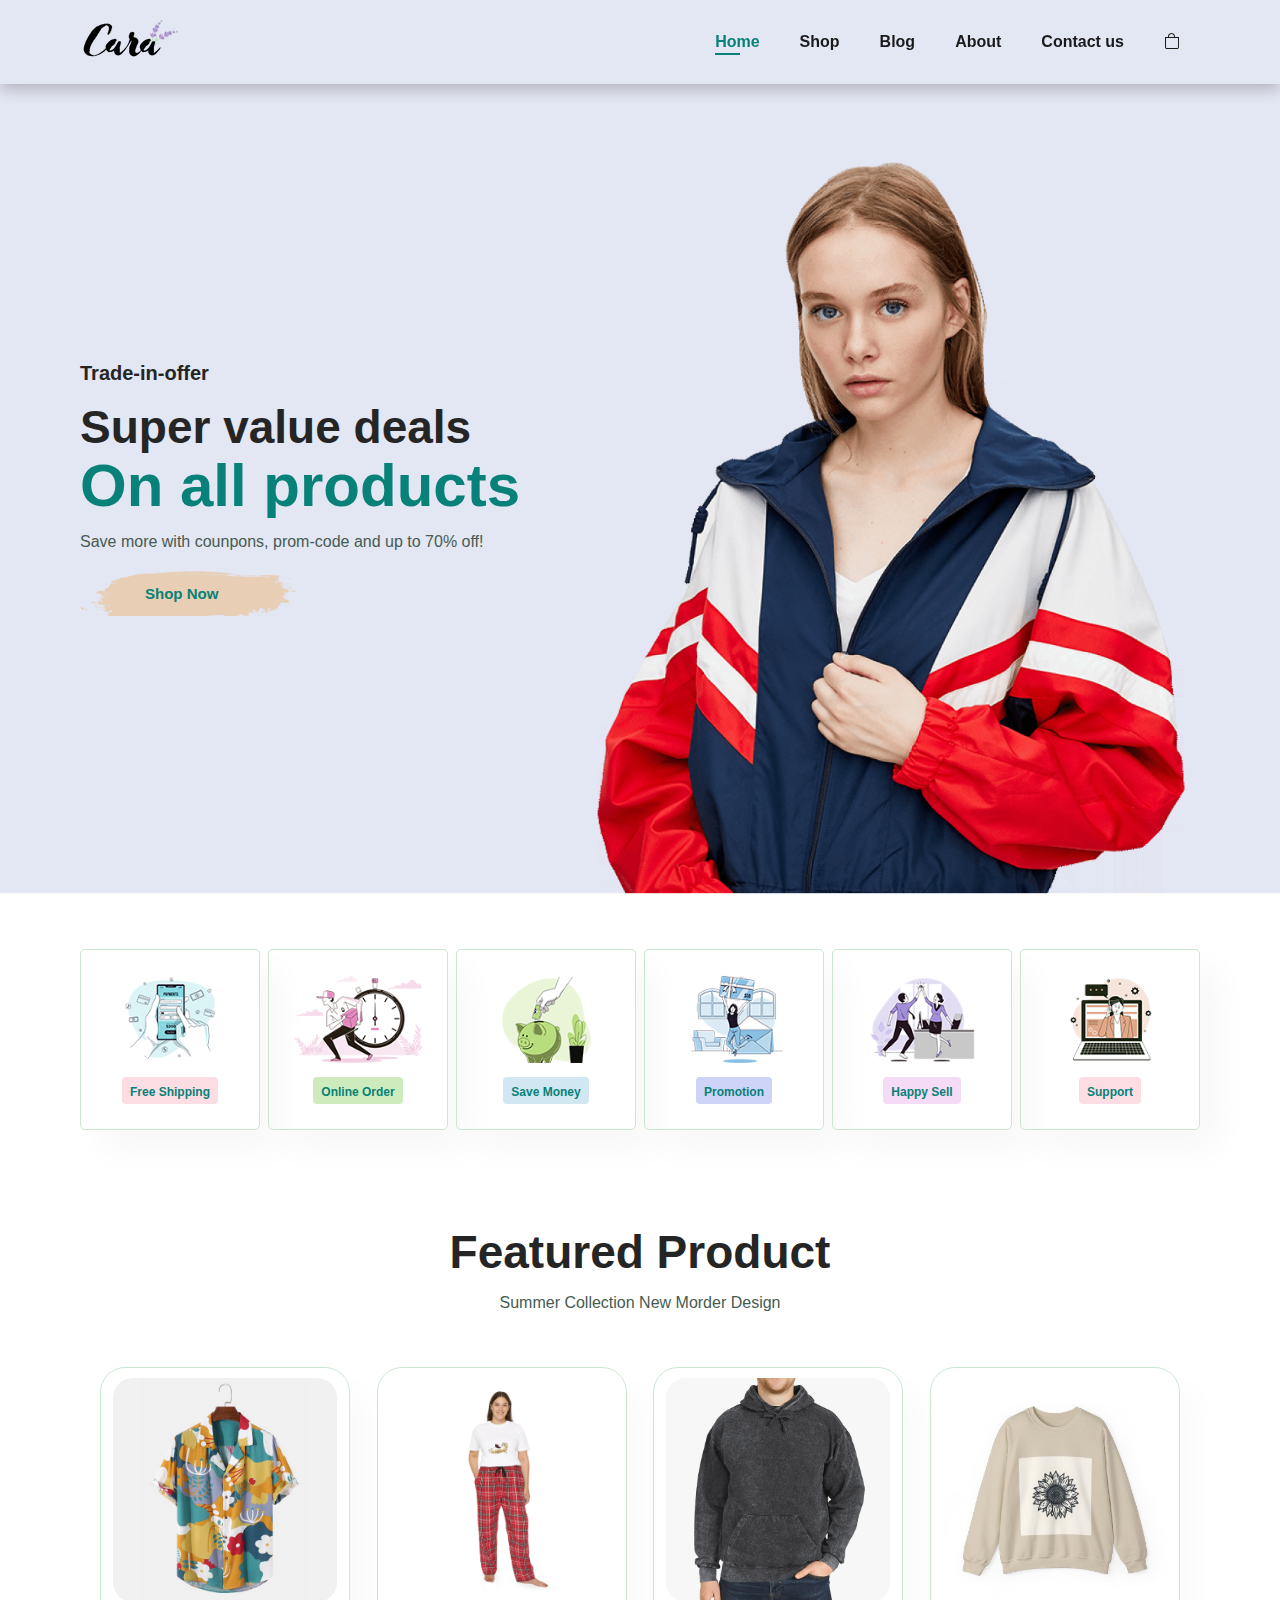
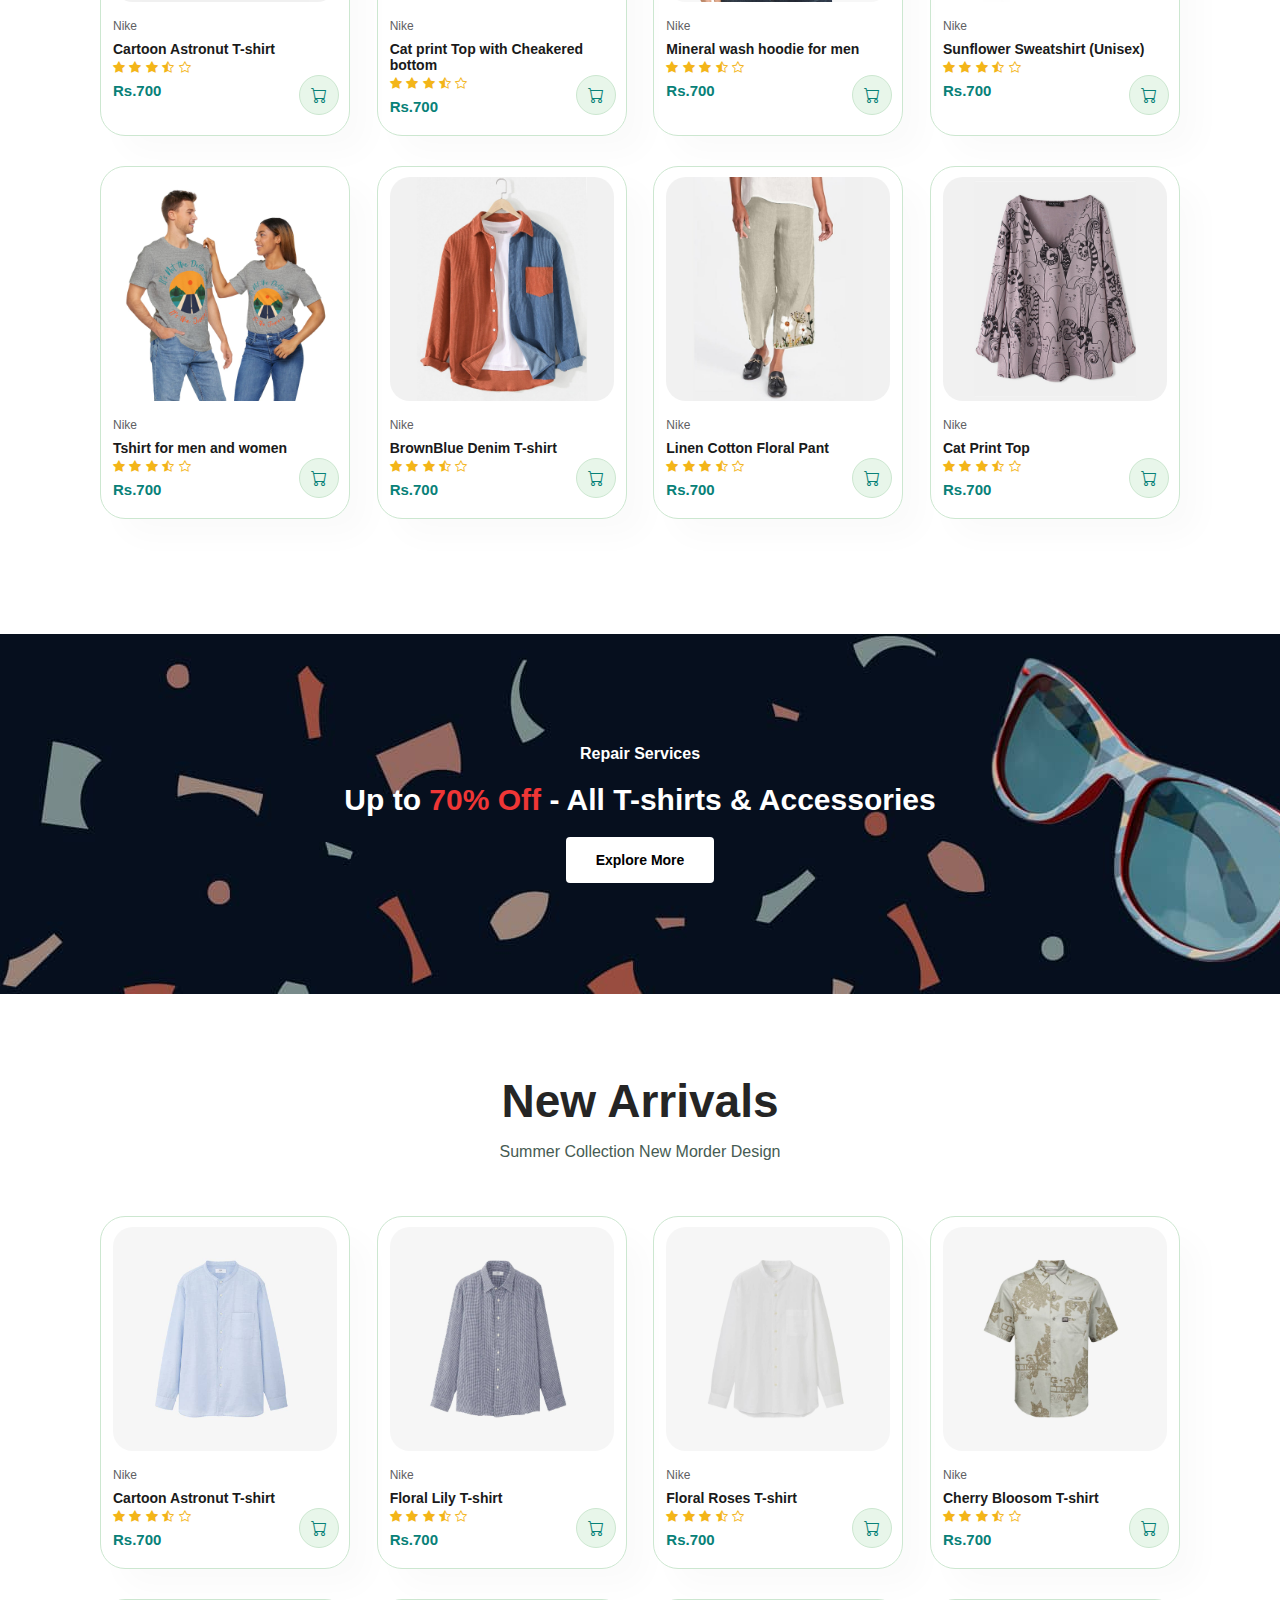
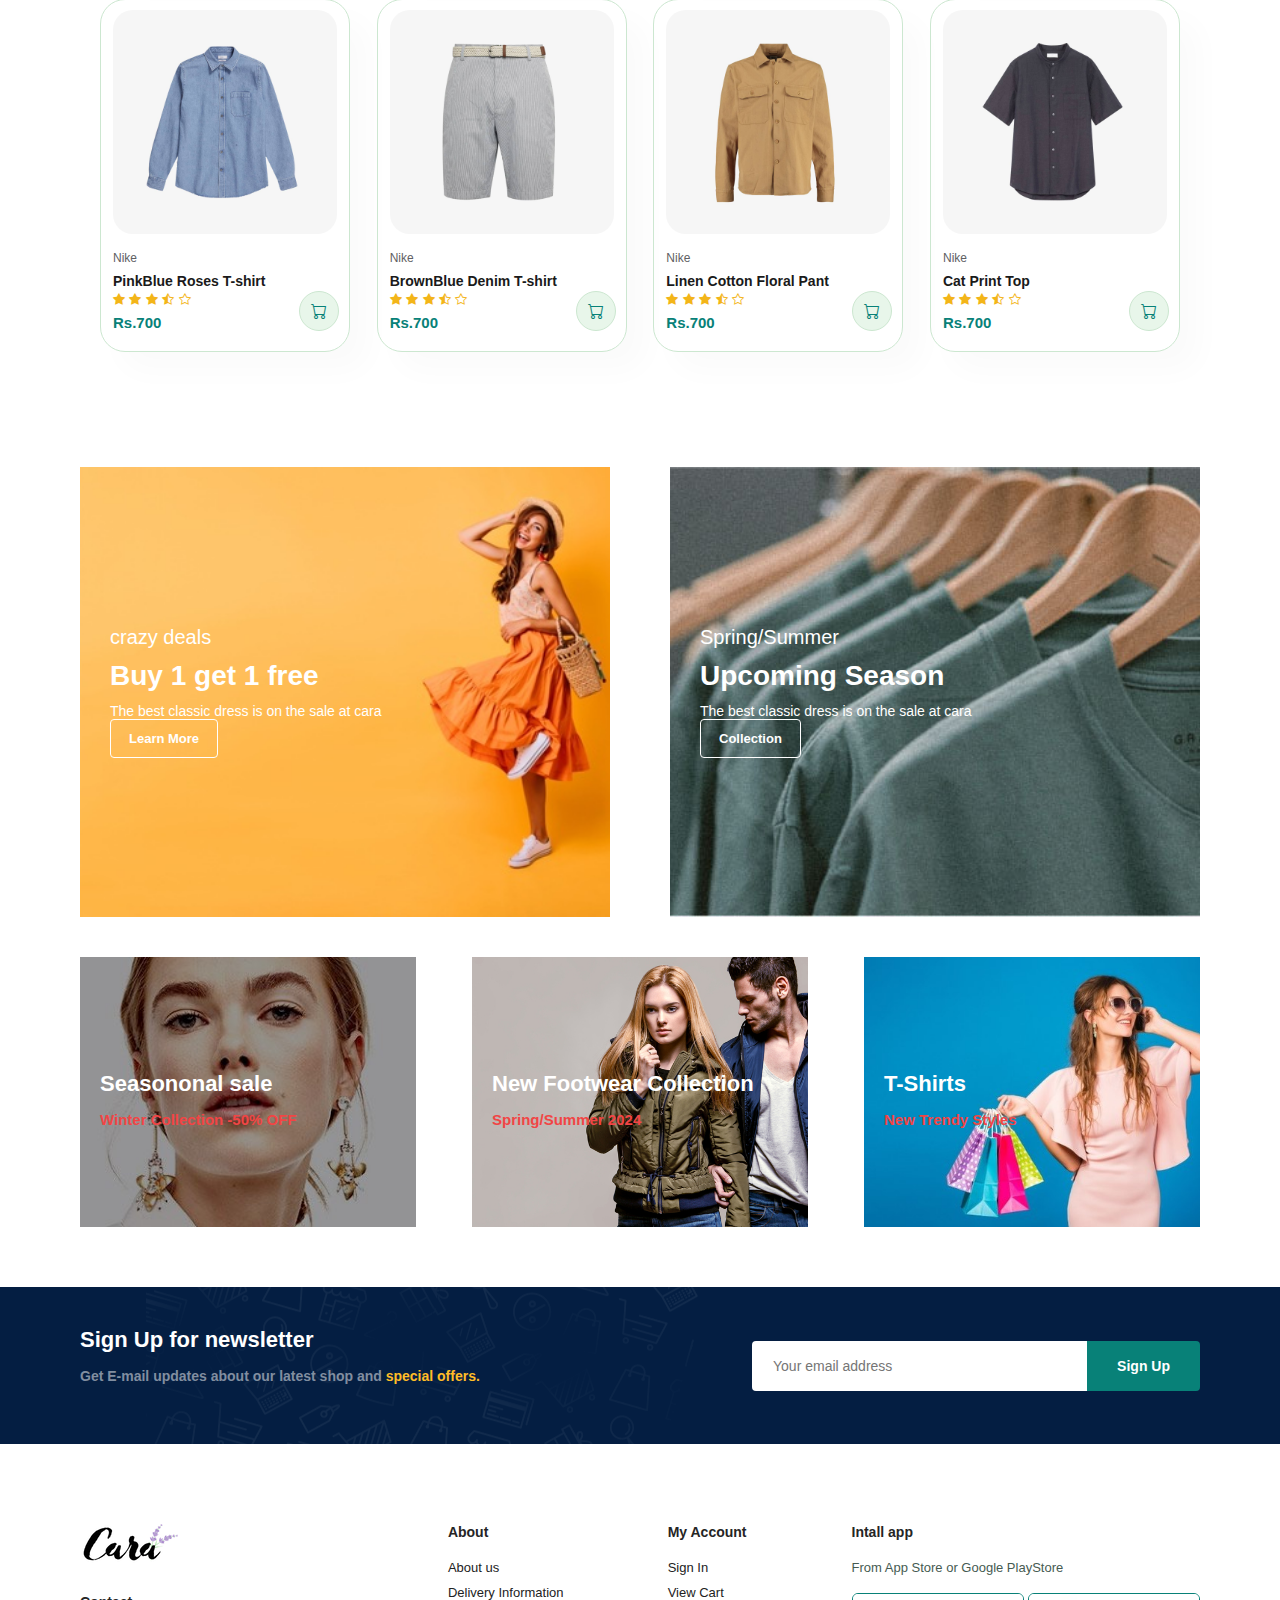
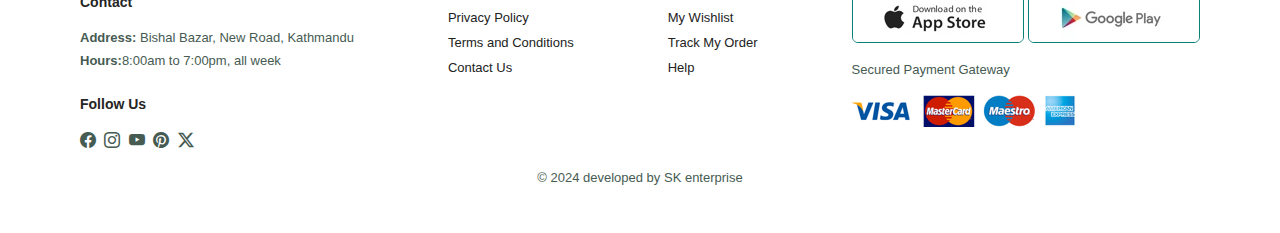
<file: index.html>
<!DOCTYPE html>
<html lang="en">
<head>
    <meta charset="UTF-8">
    <meta name="viewport" content="width=device-width, initial-scale=1.0">
    <title>E-commerce</title>
    <link rel="stylesheet" href="styles.css">
    <link rel="stylesheet" href="https://cdn.jsdelivr.net/npm/bootstrap-icons@1.11.3/font/bootstrap-icons.min.css">
</head>
<body>
    <section id="header">
        <a href="#"><img src="img/logo.png" class="logo" alt="company logo"></a>

        <div>
            <ul id="navbar">
                <li><a class="active" href="index.html">Home</a></li>
                <li><a  href="shop.html">Shop</a></li>
                <li><a  href="blog.html">Blog</a></li>
                <li><a  href="about.html">About</a></li>
                <li><a  href="contact.html">Contact us</a></li>
                <li id="lg-bag"><a  href="cart.html"><i class="bi bi-bag"></i></a></li>
                <a href="#" id="close"> <i class="bi bi-x"></i></a>
            </ul>
            </ul>                
        </div>
        <div id="mobile">
            <i class="bi bi-bag"></i>
            <i id="bar" class="bi bi-list"></i>
            
        </div>
    </section>

    <section id="hero">
        <h4>Trade-in-offer</h4>
        <h2>Super value deals</h2>
        <h1>On all products</h1>
        <p>Save more with counpons, prom-code and up to 70% off! </p>
        <button>Shop Now</button>
    </section>

    <section id="feature" class="section_p1">
        <div class="fe-box">
            <img src="img/features/f1.png" alt="">
            <h6>Free Shipping</h6>
        </div>
        <div class="fe-box">
            <img src="img/features/f2.png" alt="">
            <h6>Online Order</h6>
        </div> 
        <div class="fe-box">
            <img src="img/features/f3.png" alt="">
            <h6>Save Money</h6>
        </div> 
        <div class="fe-box">
            <img src="img/features/f4.png" alt="">
            <h6>Promotion</h6>
        </div> 
        <div class="fe-box">
            <img src="img/features/f5.png" alt="">
            <h6>Happy Sell</h6>
        </div> 
        <div class="fe-box">
            <img src="img/features/f6.png" alt="">
            <h6>Support</h6>
        </div>
    </section>

    <section id="product1" class="section_p1">
        <h2>Featured Product</h2>
        <p>Summer Collection New Morder Design</p>
        <div class="pro-container">
            <div class="pro" onclick="window.location.href='shop.html'">
                <img src="img/products/f1.jpg" alt="">
                <div class="des">
                    <span>Nike</span>
                    <h5>Cartoon Astronut T-shirt</h5>
                    <div class="star">
                        <i class="bi bi-star-fill"></i>
                        <i class="bi bi-star-fill"></i>
                        <i class="bi bi-star-fill"></i>
                        <i class="bi bi-star-half"></i>
                        <i class="bi bi-star"></i>
                    </div>
                    <h4>Rs.700</h4>
                </div>
                <a href="#"><i class="bi bi-cart cart"></i></a>
            </div>
            <div class="pro">
                <img src="img/pajam set.png" alt="">
                <div class="des">
                    <span>Nike</span>
                    <h5>Cat print Top with Cheakered bottom</h5>
                    <div class="star">
                        <i class="bi bi-star-fill"></i>
                        <i class="bi bi-star-fill"></i>
                        <i class="bi bi-star-fill"></i>
                        <i class="bi bi-star-half"></i>
                        <i class="bi bi-star"></i>
                    </div>
                    <h4>Rs.700</h4>
                </div>
                <a href="#"><i class="bi bi-cart cart"></i></a>
            </div>
            <div class="pro">
                <img src="img/Mineral wash hoodie for men.png" alt="">
                <div class="des">
                    <span>Nike</span>
                    <h5>Mineral wash hoodie for men</h5>
                    <div class="star">
                        <i class="bi bi-star-fill"></i>
                        <i class="bi bi-star-fill"></i>
                        <i class="bi bi-star-fill"></i>
                        <i class="bi bi-star-half"></i>
                        <i class="bi bi-star"></i>
                    </div>
                    <h4>Rs.700</h4>
                </div>
                <a href="#"><i class="bi bi-cart cart"></i></a>
            </div>
            <div class="pro">
                <img src="img/Sweatshirt.jpg" alt="">
                <div class="des">
                    <span>Nike</span>
                    <h5>Sunflower Sweatshirt (Unisex)</h5>
                    <div class="star">
                        <i class="bi bi-star-fill"></i>
                        <i class="bi bi-star-fill"></i>
                        <i class="bi bi-star-fill"></i>
                        <i class="bi bi-star-half"></i>
                        <i class="bi bi-star"></i>
                    </div>
                    <h4>Rs.700</h4>
                </div>
                <a href="#"><i class="bi bi-cart cart"></i></a>
            </div>
            <div class="pro">
                <img src="img/tshirt.jpg" alt="">
                <div class="des">
                    <span>Nike</span>
                    <h5>Tshirt for men and women</h5>
                    <div class="star">
                        <i class="bi bi-star-fill"></i>
                        <i class="bi bi-star-fill"></i>
                        <i class="bi bi-star-fill"></i>
                        <i class="bi bi-star-half"></i>
                        <i class="bi bi-star"></i>
                    </div>
                    <h4>Rs.700</h4>
                </div>
                <a href="#"><i class="bi bi-cart cart"></i></a>
            </div>
            <div class="pro">
                <img src="img/products/f6.jpg" alt="">
                <div class="des">
                    <span>Nike</span>
                    <h5>BrownBlue Denim T-shirt</h5>
                    <div class="star">
                        <i class="bi bi-star-fill"></i>
                        <i class="bi bi-star-fill"></i>
                        <i class="bi bi-star-fill"></i>
                        <i class="bi bi-star-half"></i>
                        <i class="bi bi-star"></i>
                    </div>
                    <h4>Rs.700</h4>
                </div>
                <a href="#"><i class="bi bi-cart cart"></i></a>
            </div>
            <div class="pro">
                <img src="img/products/f7.jpg" alt="">
                <div class="des">
                    <span>Nike</span>
                    <h5>Linen Cotton Floral Pant</h5>
                    <div class="star">
                        <i class="bi bi-star-fill"></i>
                        <i class="bi bi-star-fill"></i>
                        <i class="bi bi-star-fill"></i>
                        <i class="bi bi-star-half"></i>
                        <i class="bi bi-star"></i>
                    </div>
                    <h4>Rs.700</h4>
                </div>
                <a href="#"><i class="bi bi-cart cart"></i></a>
            </div>
            <div class="pro">
                <img src="img/products/f8.jpg" alt="">
                <div class="des">
                    <span>Nike</span>
                    <h5>Cat Print Top</h5>
                    <div class="star">
                        <i class="bi bi-star-fill"></i>
                        <i class="bi bi-star-fill"></i>
                        <i class="bi bi-star-fill"></i>
                        <i class="bi bi-star-half"></i>
                        <i class="bi bi-star"></i>
                    </div>
                    <h4>Rs.700</h4>
                </div>
                <a href="#"><i class="bi bi-cart cart"></i></a>
            </div>
        </div>
    </section>

    <section id="banner" class="section_m1">
        <h4>Repair Services</h4>
        <h2>Up to <span>70% Off</span> - All T-shirts & Accessories</h2>
        <button class="normal">Explore More</button>
    </section>

    <section id="product1" class="section_p1">
        <h2>New Arrivals</h2>
        <p>Summer Collection New Morder Design</p>
        <div class="pro-container">
            <div class="pro">
                <img src="img/products/n1.jpg" alt="">
                <div class="des">
                    <span>Nike</span>
                    <h5>Cartoon Astronut T-shirt</h5>
                    <div class="star">
                        <i class="bi bi-star-fill"></i>
                        <i class="bi bi-star-fill"></i>
                        <i class="bi bi-star-fill"></i>
                        <i class="bi bi-star-half"></i>
                        <i class="bi bi-star"></i>
                    </div>
                    <h4>Rs.700</h4>
                </div>
                <a href="#"><i class="bi bi-cart cart"></i></a>
            </div>
            <div class="pro">
                <img src="img/products/n2.jpg" alt="">
                <div class="des">
                    <span>Nike</span>
                    <h5>Floral Lily T-shirt</h5>
                    <div class="star">
                        <i class="bi bi-star-fill"></i>
                        <i class="bi bi-star-fill"></i>
                        <i class="bi bi-star-fill"></i>
                        <i class="bi bi-star-half"></i>
                        <i class="bi bi-star"></i>
                    </div>
                    <h4>Rs.700</h4>
                </div>
                <a href="#"><i class="bi bi-cart cart"></i></a>
            </div>
            <div class="pro">
                <img src="img/products/n3.jpg" alt="">
                <div class="des">
                    <span>Nike</span>
                    <h5>Floral Roses T-shirt</h5>
                    <div class="star">
                        <i class="bi bi-star-fill"></i>
                        <i class="bi bi-star-fill"></i>
                        <i class="bi bi-star-fill"></i>
                        <i class="bi bi-star-half"></i>
                        <i class="bi bi-star"></i>
                    </div>
                    <h4>Rs.700</h4>
                </div>
                <a href="#"><i class="bi bi-cart cart"></i></a>
            </div>
            <div class="pro">
                <img src="img/products/n4.jpg" alt="">
                <div class="des">
                    <span>Nike</span>
                    <h5>Cherry Bloosom T-shirt</h5>
                    <div class="star">
                        <i class="bi bi-star-fill"></i>
                        <i class="bi bi-star-fill"></i>
                        <i class="bi bi-star-fill"></i>
                        <i class="bi bi-star-half"></i>
                        <i class="bi bi-star"></i>
                    </div>
                    <h4>Rs.700</h4>
                </div>
                <a href="#"><i class="bi bi-cart cart"></i></a>
            </div>
            <div class="pro">
                <img src="img/products/n5.jpg" alt="">
                <div class="des">
                    <span>Nike</span>
                    <h5>PinkBlue Roses T-shirt</h5>
                    <div class="star">
                        <i class="bi bi-star-fill"></i>
                        <i class="bi bi-star-fill"></i>
                        <i class="bi bi-star-fill"></i>
                        <i class="bi bi-star-half"></i>
                        <i class="bi bi-star"></i>
                    </div>
                    <h4>Rs.700</h4>
                </div>
                <a href="#"><i class="bi bi-cart cart"></i></a>
            </div>
            <div class="pro">
                <img src="img/products/n6.jpg" alt="">
                <div class="des">
                    <span>Nike</span>
                    <h5>BrownBlue Denim T-shirt</h5>
                    <div class="star">
                        <i class="bi bi-star-fill"></i>
                        <i class="bi bi-star-fill"></i>
                        <i class="bi bi-star-fill"></i>
                        <i class="bi bi-star-half"></i>
                        <i class="bi bi-star"></i>
                    </div>
                    <h4>Rs.700</h4>
                </div>
                <a href="#"><i class="bi bi-cart cart"></i></a>
            </div>
            <div class="pro">
                <img src="img/products/n7.jpg" alt="">
                <div class="des">
                    <span>Nike</span>
                    <h5>Linen Cotton Floral Pant</h5>
                    <div class="star">
                        <i class="bi bi-star-fill"></i>
                        <i class="bi bi-star-fill"></i>
                        <i class="bi bi-star-fill"></i>
                        <i class="bi bi-star-half"></i>
                        <i class="bi bi-star"></i>
                    </div>
                    <h4>Rs.700</h4>
                </div>
                <a href="#"><i class="bi bi-cart cart"></i></a>
            </div>
            <div class="pro">
                <img src="img/products/n8.jpg" alt="">
                <div class="des">
                    <span>Nike</span>
                    <h5>Cat Print Top</h5>
                    <div class="star">
                        <i class="bi bi-star-fill"></i>
                        <i class="bi bi-star-fill"></i>
                        <i class="bi bi-star-fill"></i>
                        <i class="bi bi-star-half"></i>
                        <i class="bi bi-star"></i>
                    </div>
                    <h4>Rs.700</h4>
                </div>
                <a href="#"><i class="bi bi-cart cart"></i></a>
            </div>
        </div>
    </section>

    <section id="sm-banner" class="section_p1">
        <div class="banner-box">
            <h4>crazy deals</h4>
            <h2>Buy 1 get 1 free</h2>
            <span>The best classic dress is on the sale at cara</span>
            <button class="white">Learn More</button>
        </div>
        <div class="banner-box banner-box2">
            <h4>Spring/Summer </h4>
            <h2>Upcoming Season</h2>
            <span>The best classic dress is on the sale at cara</span>
            <button class="white">Collection
            </button>
        </div>
    </section>

    <section id="banner3">
        <div class="banner-box">
            <h2>Seasononal sale</h2>
            <h3>Winter Collection -50% OFF</h3>
        </div>
        <div class="banner-box banner-box2">
            <h2>New Footwear Collection</h2>
            <h3>Spring/Summer 2024</h3>
        </div>
        <div class="banner-box banner-box3">
            <h2>T-Shirts</h2>
            <h3>New Trendy Styles</h3>
        </div>
    </section>

    <section id="newsletter" class="section_p1 section_m1">
        <div class="newstext">
            <h4>Sign Up for newsletter</h4>
            <p>Get E-mail updates about our latest shop and <span>special offers.</span></p>
        </div>
        <div class="form">
            <input type="text" placeholder="Your email address">
            <button class="normal">Sign Up</button>
        </div>
    </section>

    <footer class="section_p1">
        <div class="col">
            <img class="logo" src="img/logo.png" alt="">
            <h4>Contact</h4>
            <p><strong>Address:</strong> Bishal Bazar, New Road, Kathmandu</p>
            <p><strong>Hours:</strong>8:00am to 7:00pm, all week</p>
            <div class="follow">
                <h4>Follow Us</h4>
                <div class="icon">
                    <i class="bi bi-facebook"></i>
                    <i class="bi bi-instagram"></i>
                    <i class="bi bi-youtube"></i>
                    <i class="bi bi-pinterest"></i>
                    <i class="bi bi-twitter-x"></i>
                </div>
            </div>
        </div>
        <div class="col">
            <h4>About</h4>
            <a href="#">About us</a>
            <a href="#">Delivery Information</a>
            <a href="#">Privacy Policy</a>
            <a href="#">Terms and Conditions</a>
            <a href="#">Contact Us</a>
        </div>
        <div class="col">
            <h4>My Account</h4>
            <a href="#">Sign In</a>
            <a href="#">View Cart</a>
            <a href="#">My Wishlist</a>
            <a href="#">Track My Order</a>
            <a href="#">Help</a>
        </div>

        <div class="col install">
            <h4>Intall app</h4>
            <p>From App Store or Google PlayStore</p>
            <div class="row">
                <img src="img/pay/app.jpg" alt="">
                <img src="img/pay/play.jpg" alt="">
            </div>
            <p>Secured Payment Gateway</p>
            <img src="img/pay/pay.png" alt="">
        </div>

        <div class="copyright">
            <p>&copy; 2024 developed by SK enterprise
            </p> 
        </div>
    </footer>
    <script src="https://cdn.jsdelivr.net/npm/bootstrap@5.3.3/dist/js/bootstrap.bundle.min.js"></script>
    <script src="script.js"></script>
</body>
</html>
</file>
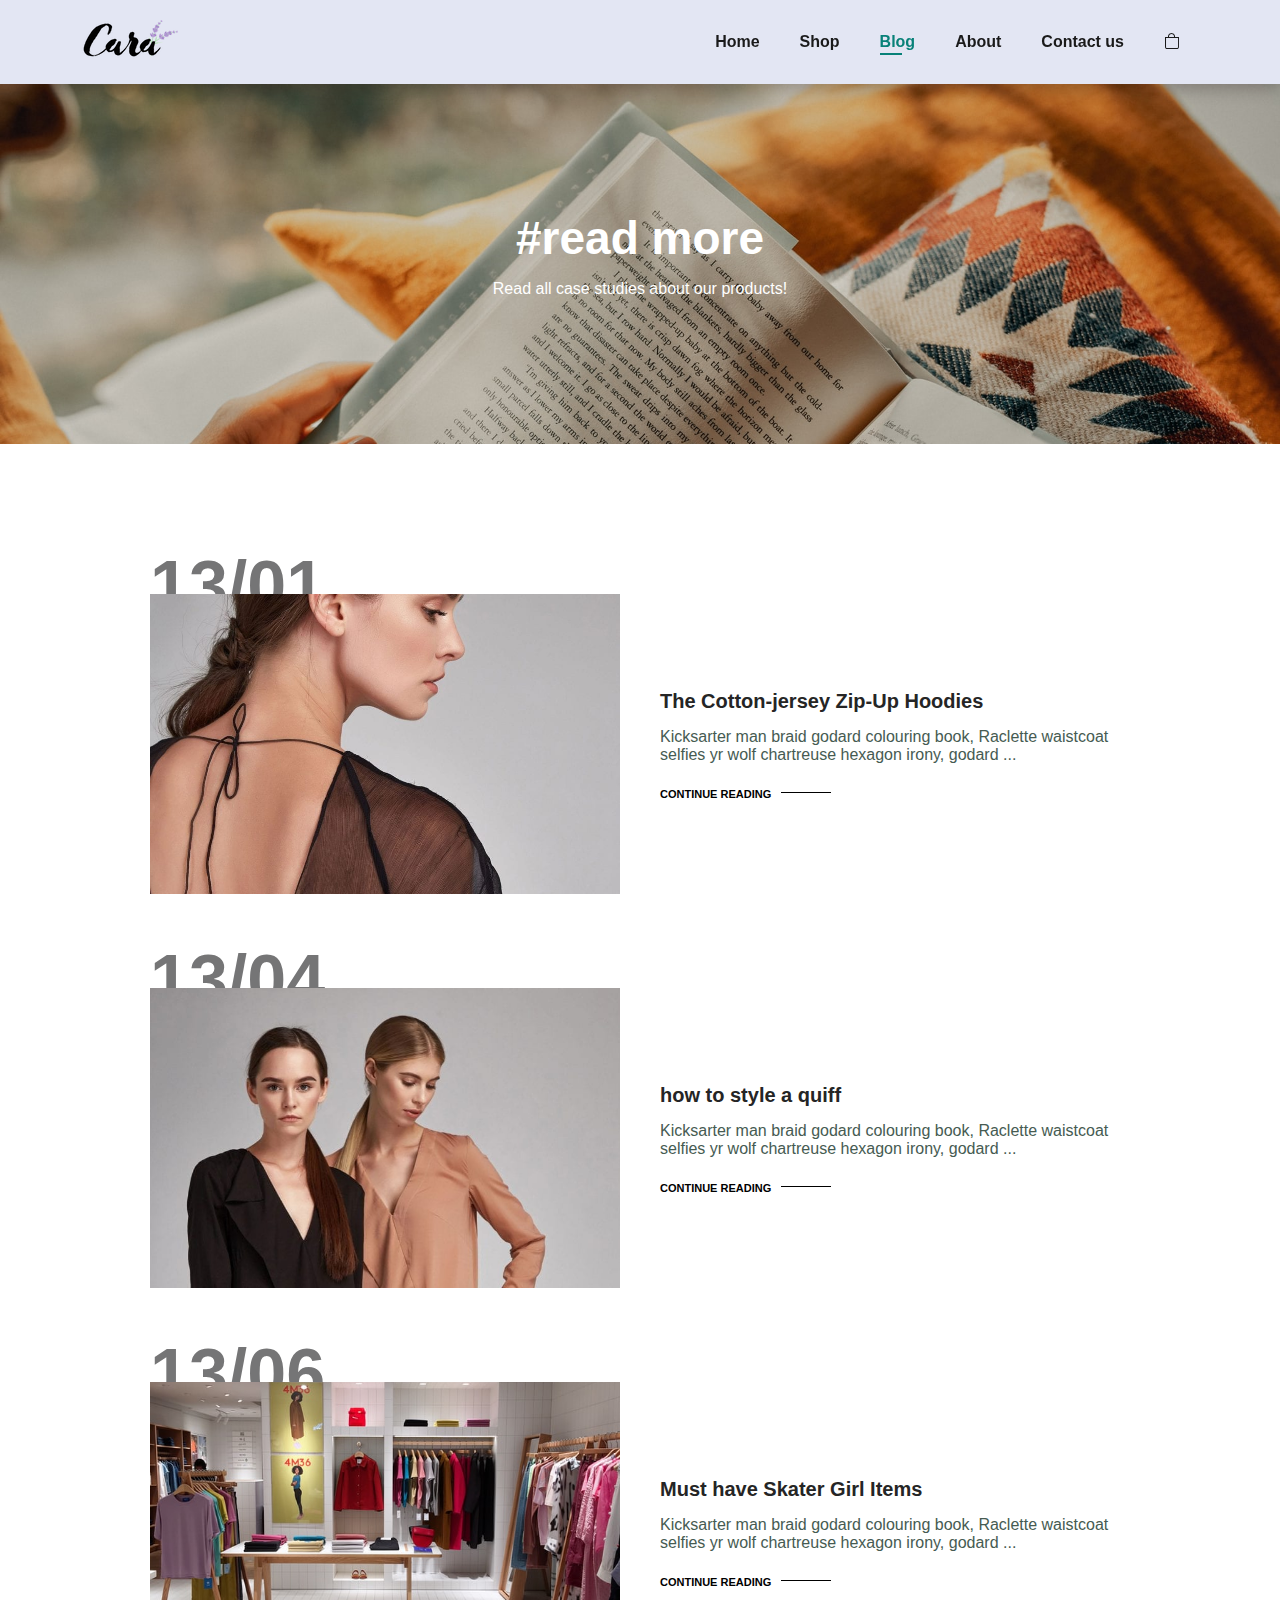
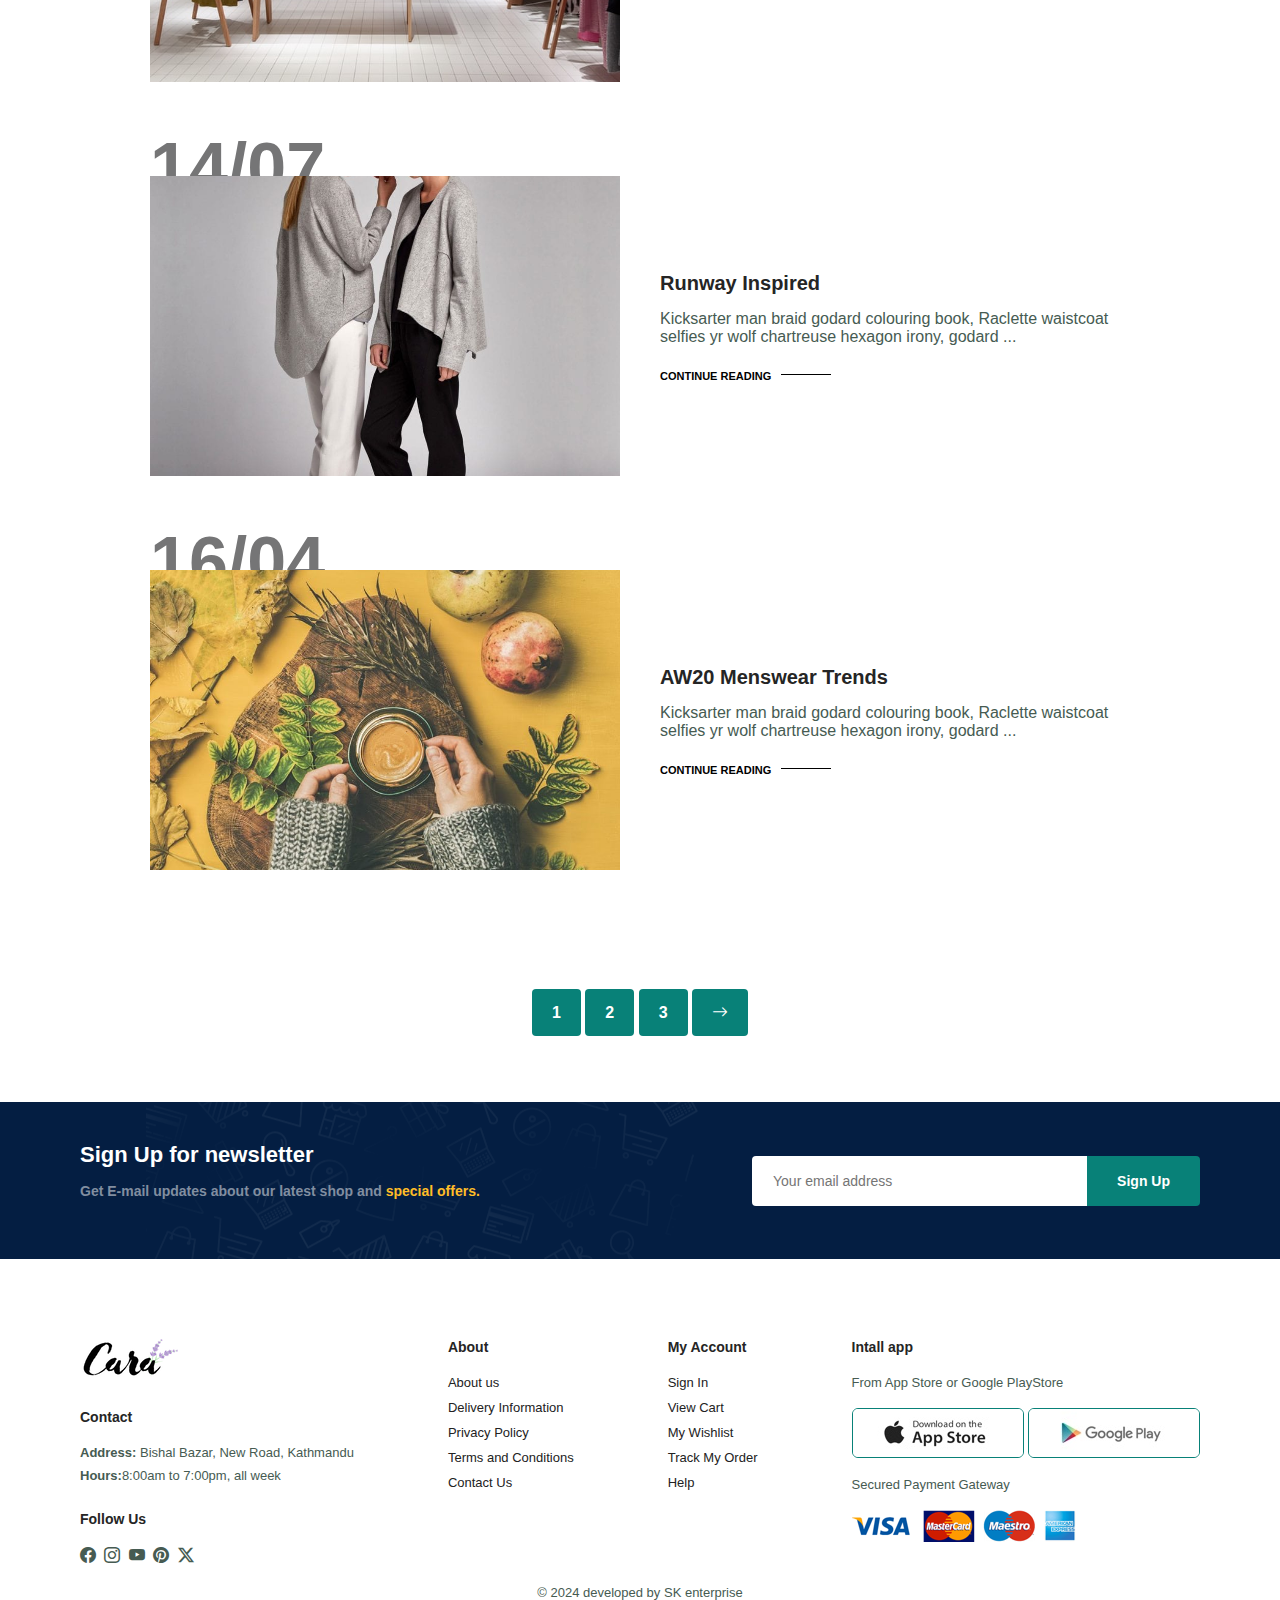
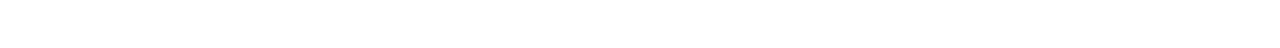
<file: blog.html>
<!DOCTYPE html>
<html lang="en">
<head>
    <meta charset="UTF-8">
    <meta name="viewport" content="width=device-width, initial-scale=1.0">
    <title>E-commerce</title>
    <link rel="stylesheet" href="styles.css">
    <link rel="stylesheet" href="https://cdn.jsdelivr.net/npm/bootstrap-icons@1.11.3/font/bootstrap-icons.min.css">
</head>
<body>
    <section id="header">
        <a href="#"><img src="img/logo.png" class="logo" alt="company logo"></a>

        <div>
            <ul id="navbar">
                <li><a  href="index.html">Home</a></li>
                <li><a  href="shop.html">Shop</a></li>
                <li><a class="active" href="blog.html">Blog</a></li>
                <li><a  href="about.html">About</a></li>
                <li><a  href="contact.html">Contact us</a></li>
                <li id="lg-bag"><a  href="cart.html"><i class="bi bi-bag"></i></a></li>
                <a href="#" id="close"> <i class="bi bi-x"></i></a>
            </ul>
            </ul>                
        </div>
        <div id="mobile">
            <i class="bi bi-bag"></i>
            <i id="bar" class="bi bi-list"></i>
            
        </div>
    </section>

    <section id="page-header" class="blog-header">
        <h2>#read more</h2>
        <p>Read all case studies about our products! </p>
    </section>

    <section id="blog">
        <div class="blog-box">
            <div class="blog-img">
                <img src="img/blog/b1.jpg" alt="">
            </div>
            <div class="blog-details">
                <h4>The Cotton-jersey Zip-Up Hoodies</h4>
                <p>Kicksarter man braid godard colouring book, Raclette waistcoat selfies yr wolf chartreuse hexagon irony, godard ... </p>
                <a href="#">CONTINUE READING</a>
            </div>
            <h1>13/01</h1>
        </div>
        <div class="blog-box">
            <div class="blog-img">
                <img src="img/blog/b2.jpg" alt="">
            </div>
            <div class="blog-details">
                <h4>how to style a quiff</h4>
                <p>Kicksarter man braid godard colouring book, Raclette waistcoat selfies yr wolf chartreuse hexagon irony, godard ... </p>
                <a href="#">CONTINUE READING</a>
            </div>
            <h1>13/04</h1>
        </div>
        <div class="blog-box">
            <div class="blog-img">
                <img src="img/blog/b3.jpg" alt="">
            </div>
            <div class="blog-details">
                <h4>Must have Skater Girl Items</h4>
                <p>Kicksarter man braid godard colouring book, Raclette waistcoat selfies yr wolf chartreuse hexagon irony, godard ... </p>
                <a href="#">CONTINUE READING</a>
            </div>
            <h1>13/06</h1>
        </div>
        <div class="blog-box">
            <div class="blog-img">
                <img src="img/blog/b4.jpg" alt="">
            </div>
            <div class="blog-details">
                <h4>Runway Inspired</h4>
                <p>Kicksarter man braid godard colouring book, Raclette waistcoat selfies yr wolf chartreuse hexagon irony, godard ... </p>
                <a href="#">CONTINUE READING</a>
            </div>
            <h1>14/07</h1>
        </div>
        <div class="blog-box">
            <div class="blog-img">
                <img src="img/blog/b6.jpg" alt="">
            </div>
            <div class="blog-details">
                <h4>AW20 Menswear Trends</h4>
                <p>Kicksarter man braid godard colouring book, Raclette waistcoat selfies yr wolf chartreuse hexagon irony, godard ... </p>
                <a href="#">CONTINUE READING</a>
            </div>
            <h1>16/04</h1>
        </div>
    </section>


    <section id="pagination" class="section_p1">
        <a href="#">1</a>
        <a href="#">2</a>
        <a href="#">3</a>
        <a href="#"><i class="bi bi-arrow-right"></i></a>
    </section>

    <section id="newsletter" class="section_p1 section_m1">
        <div class="newstext">
            <h4>Sign Up for newsletter</h4>
            <p>Get E-mail updates about our latest shop and <span>special offers.</span></p>
        </div>
        <div class="form">
            <input type="text" placeholder="Your email address">
            <button class="normal">Sign Up</button>
        </div>
    </section>

    <footer class="section_p1">
        <div class="col">
            <img class="logo" src="img/logo.png" alt="">
            <h4>Contact</h4>
            <p><strong>Address:</strong> Bishal Bazar, New Road, Kathmandu</p>
            <p><strong>Hours:</strong>8:00am to 7:00pm, all week</p>
            <div class="follow">
                <h4>Follow Us</h4>
                <div class="icon">
                    <i class="bi bi-facebook"></i>
                    <i class="bi bi-instagram"></i>
                    <i class="bi bi-youtube"></i>
                    <i class="bi bi-pinterest"></i>
                    <i class="bi bi-twitter-x"></i>
                </div>
            </div>
        </div>
        <div class="col">
            <h4>About</h4>
            <a href="#">About us</a>
            <a href="#">Delivery Information</a>
            <a href="#">Privacy Policy</a>
            <a href="#">Terms and Conditions</a>
            <a href="#">Contact Us</a>
        </div>
        <div class="col">
            <h4>My Account</h4>
            <a href="#">Sign In</a>
            <a href="#">View Cart</a>
            <a href="#">My Wishlist</a>
            <a href="#">Track My Order</a>
            <a href="#">Help</a>
        </div>

        <div class="col install">
            <h4>Intall app</h4>
            <p>From App Store or Google PlayStore</p>
            <div class="row">
                <img src="img/pay/app.jpg" alt="">
                <img src="img/pay/play.jpg" alt="">
            </div>
            <p>Secured Payment Gateway</p>
            <img src="img/pay/pay.png" alt="">
        </div>

        <div class="copyright">
            <p>&copy; 2024 developed by SK enterprise
            </p> 
        </div>
    </footer>
    <script src="https://cdn.jsdelivr.net/npm/bootstrap@5.3.3/dist/js/bootstrap.bundle.min.js"></script>
    <script src="script.js"></script>
</body>
</html>
</file>
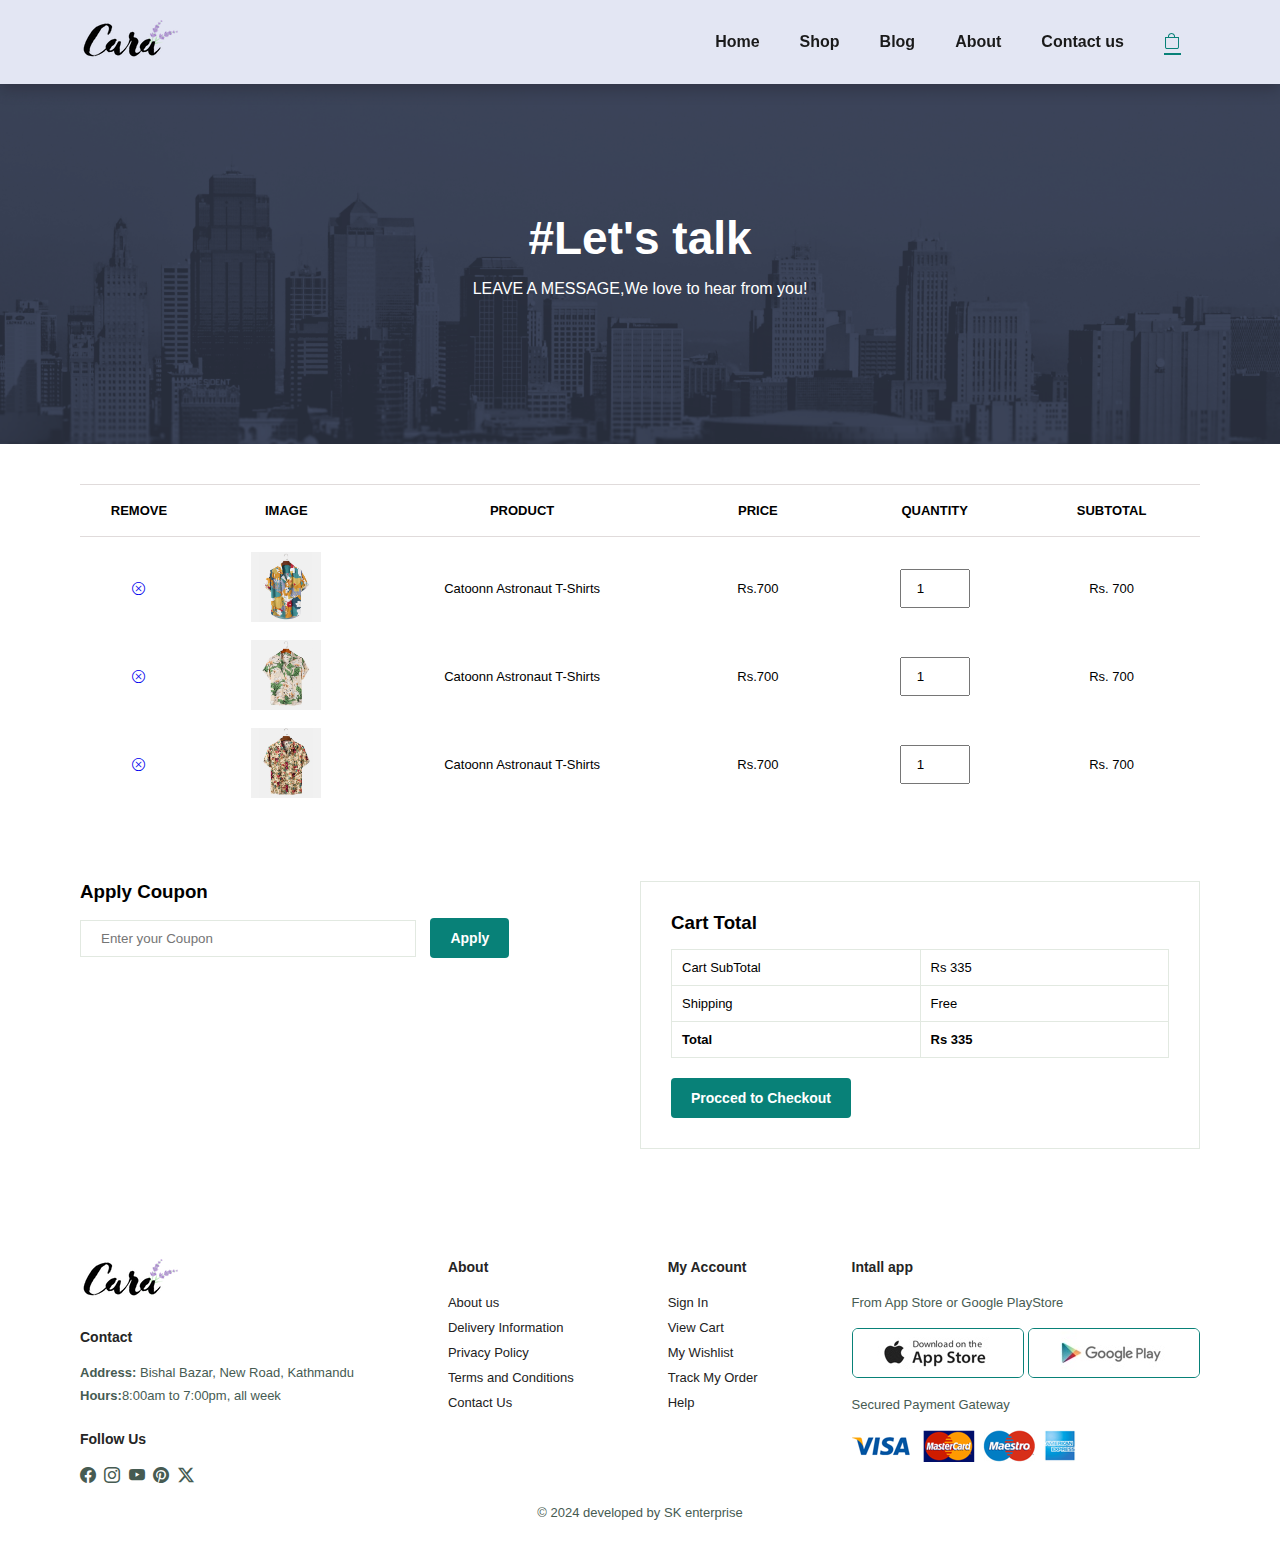
<file: cart.html>
<!DOCTYPE html>
<html lang="en">
<head>
    <meta charset="UTF-8">
    <meta name="viewport" content="width=device-width, initial-scale=1.0">
    <title>E-commerce</title>
    <link rel="stylesheet" href="styles.css">
    <link rel="stylesheet" href="https://cdn.jsdelivr.net/npm/bootstrap-icons@1.11.3/font/bootstrap-icons.min.css">
</head>
<body>
    <section id="header">
        <a href="#"><img src="img/logo.png" class="logo" alt="company logo"></a>

        <div>
            <ul id="navbar">
                <li><a  href="index.html">Home</a></li>
                <li><a  href="shop.html">Shop</a></li>
                <li><a  href="blog.html">Blog</a></li>
                <li><a  href="about.html">About</a></li>
                <li><a  href="contact.html">Contact us</a></li>
                <li id="lg-bag"><a class="active" href="cart.html"><i class="bi bi-bag"></i></a></li>
                <a href="#" id="close"> <i class="bi bi-x"></i></a>
            </ul>
            </ul>                
        </div>
        <div id="mobile">
            <i class="bi bi-bag"></i>
            <i id="bar" class="bi bi-list"></i>
            
        </div>
    </section>

    <section id="page-header" class="about-header">
        <h2>#Let's talk</h2>
        <p>LEAVE A MESSAGE,We love to hear from you!</p>
    </section>

    <section id="cart" class="section_p1">
        <table  width="100%">
            <thead>
                <tr>
                    <td>Remove</td>
                    <td>Image</td>
                    <td>Product</td>
                    <td>Price</td>
                    <td>Quantity</td>
                    <td>SubTotal</td>
                </tr>
            </thead>
            <tbody>
                <tr>
                    <td><a href="#"><i class="bi bi-x-circle"></i></a></td>
                    <td><img src="img/products/f1.jpg" alt=""></td>
                    <td> Catoonn Astronaut T-Shirts</td>
                    <td>Rs.700</td>
                    <td><input type="number" value="1"></td>
                    <td>Rs. 700</td>
                </tr>
                <tr>
                    <td><a href="#"><i class="bi bi-x-circle"></i></a></td>
                    <td><img src="img/products/f2.jpg" alt=""></td>
                    <td> Catoonn Astronaut T-Shirts</td>
                    <td>Rs.700</td>
                    <td><input type="number" value="1"></td>
                    <td>Rs. 700</td>
                </tr>
                <tr>
                    <td><a href="#"><i class="bi bi-x-circle"></i></a></td>
                    <td><img src="img/products/f3.jpg" alt=""></td>
                    <td> Catoonn Astronaut T-Shirts</td>
                    <td>Rs.700</td>
                    <td><input type="number" value="1"></td>
                    <td>Rs. 700</td>
                </tr>
            </tbody>
        </table>
    </section>

    <section id="cart-add" class="section_p1">
        <div id="coupon">
            <h3>Apply Coupon</h3>
            <div>
                <input type="text" placeholder="Enter your Coupon">
                <button class="normal">Apply</button>
            </div>
        </div>
        <div id="subtotal">
            <h3>Cart Total</h3>
            <table>
                <tr>
                    <td>Cart SubTotal</td>
                    <td>Rs 335</td>
                </tr>
                <tr>
                    <td>Shipping</td>
                    <td>Free</td>
                </tr>
                <tr>
                    <td><strong>Total</strong></td>
                    <td><strong>Rs 335</strong></td>
                </tr>
            </table>
            <button class="normal">Procced to Checkout</button>
        </div>
    </section>
    
    <footer class="section_p1">
        <div class="col">
            <img class="logo" src="img/logo.png" alt="">
            <h4>Contact</h4>
            <p><strong>Address:</strong> Bishal Bazar, New Road, Kathmandu</p>
            <p><strong>Hours:</strong>8:00am to 7:00pm, all week</p>
            <div class="follow">
                <h4>Follow Us</h4>
                <div class="icon">
                    <i class="bi bi-facebook"></i>
                    <i class="bi bi-instagram"></i>
                    <i class="bi bi-youtube"></i>
                    <i class="bi bi-pinterest"></i>
                    <i class="bi bi-twitter-x"></i>
                </div>
            </div>
        </div>
        <div class="col">
            <h4>About</h4>
            <a href="#">About us</a>
            <a href="#">Delivery Information</a>
            <a href="#">Privacy Policy</a>
            <a href="#">Terms and Conditions</a>
            <a href="#">Contact Us</a>
        </div>
        <div class="col">
            <h4>My Account</h4>
            <a href="#">Sign In</a>
            <a href="#">View Cart</a>
            <a href="#">My Wishlist</a>
            <a href="#">Track My Order</a>
            <a href="#">Help</a>
        </div>

        <div class="col install">
            <h4>Intall app</h4>
            <p>From App Store or Google PlayStore</p>
            <div class="row">
                <img src="img/pay/app.jpg" alt="">
                <img src="img/pay/play.jpg" alt="">
            </div>
            <p>Secured Payment Gateway</p>
            <img src="img/pay/pay.png" alt="">
        </div>

        <div class="copyright">
            <p>&copy; 2024 developed by SK enterprise
            </p> 
        </div>
    </footer>
    <script src="https://cdn.jsdelivr.net/npm/bootstrap@5.3.3/dist/js/bootstrap.bundle.min.js"></script>
    <script src="script.js"></script>
</body>
</html>
</file>
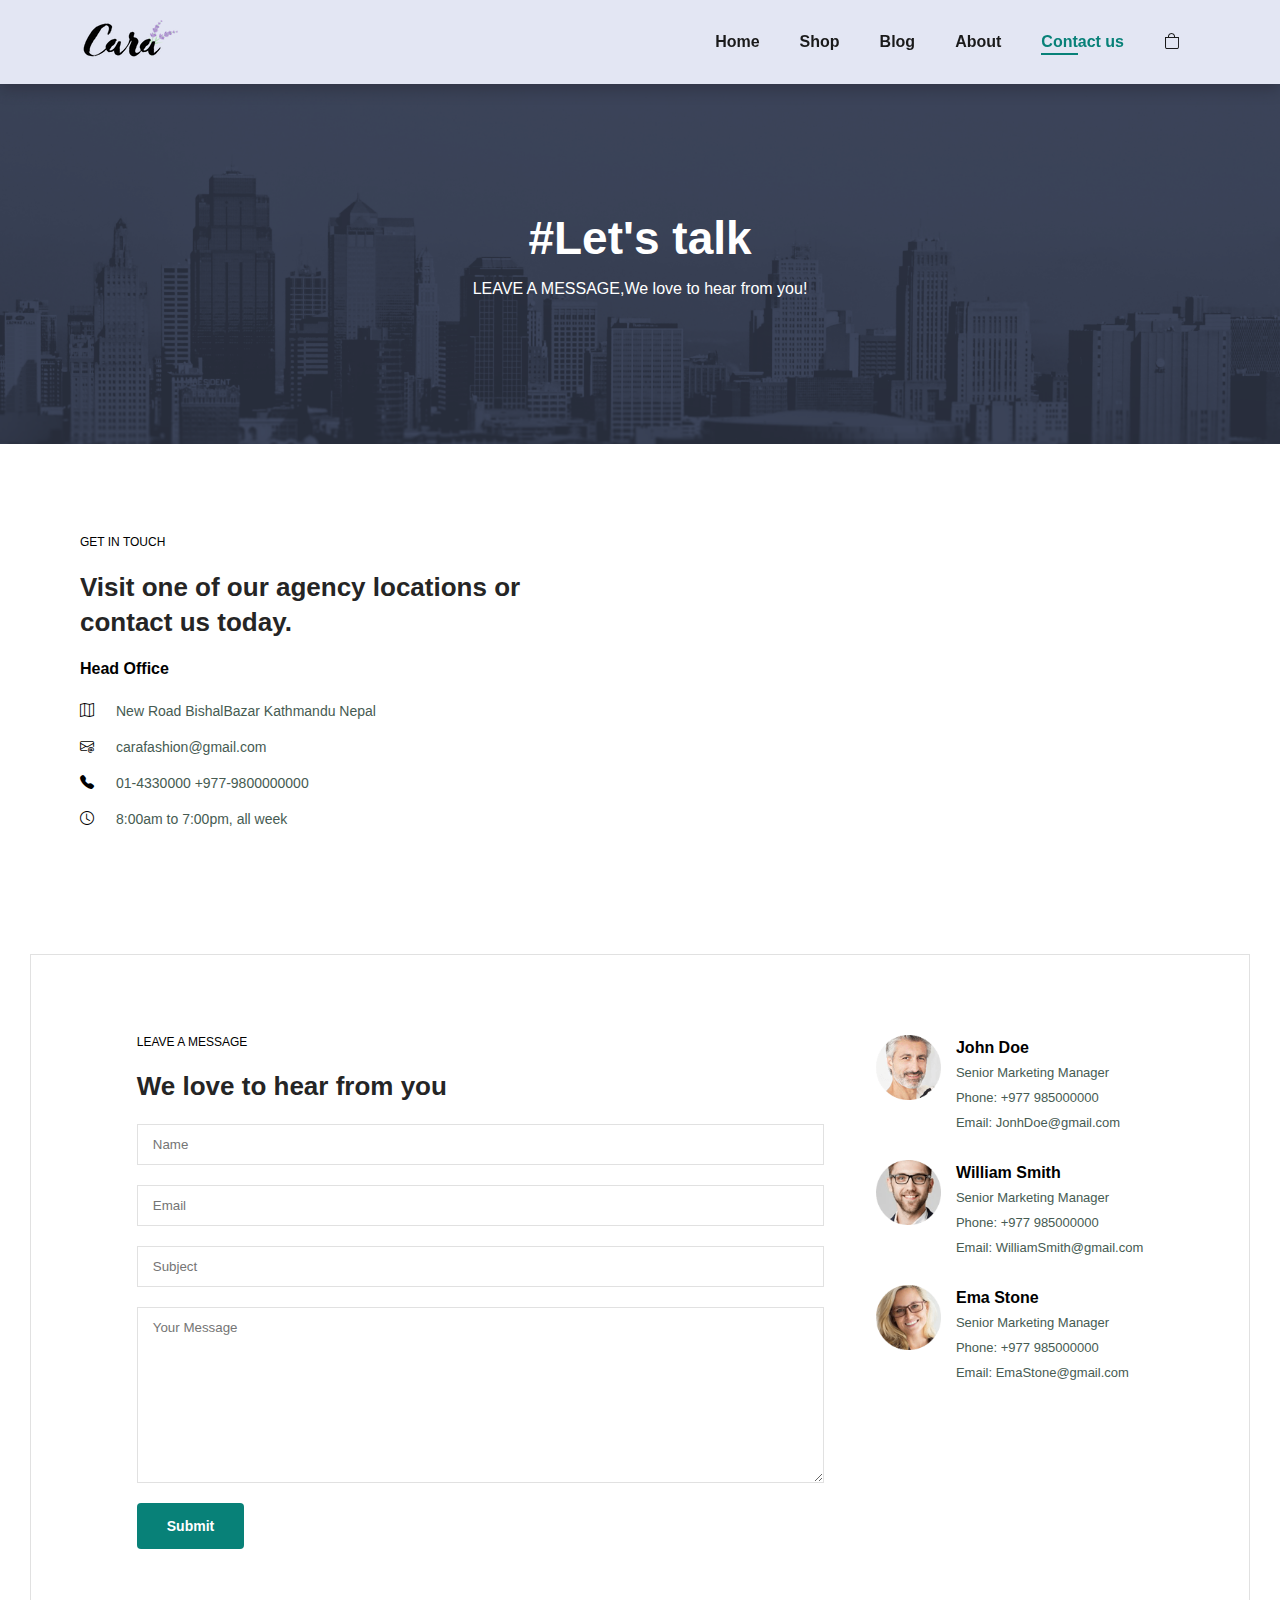
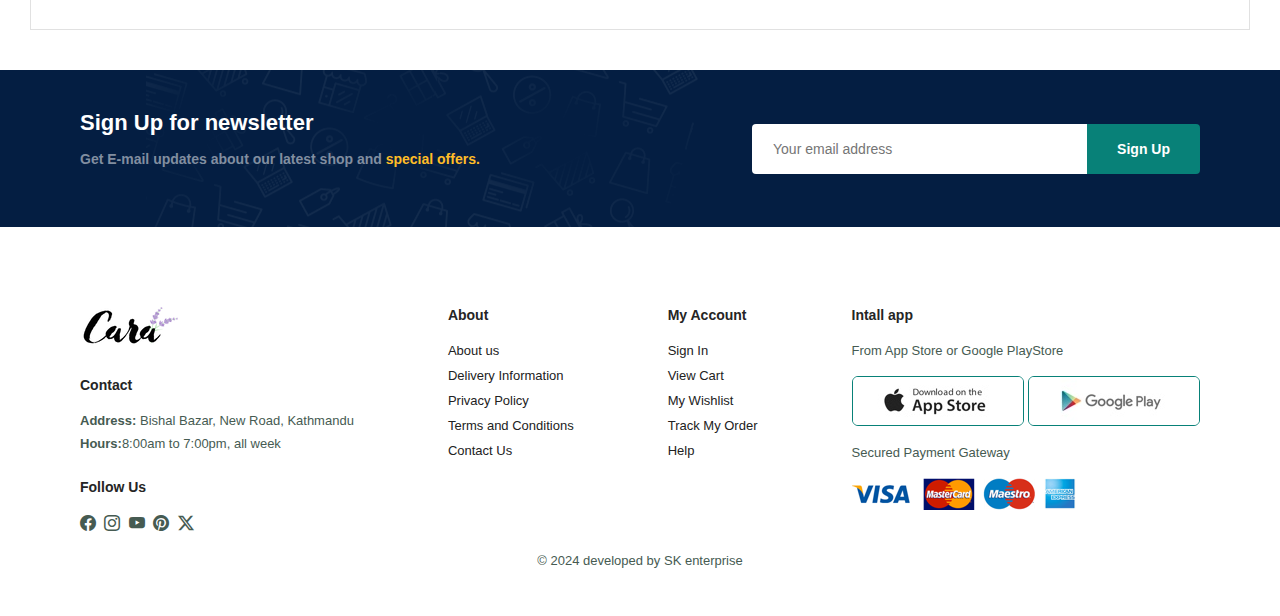
<file: contact.html>
<!DOCTYPE html>
<html lang="en">
<head>
    <meta charset="UTF-8">
    <meta name="viewport" content="width=device-width, initial-scale=1.0">
    <title>E-commerce</title>
    <link rel="stylesheet" href="styles.css">
    <link rel="stylesheet" href="https://cdn.jsdelivr.net/npm/bootstrap-icons@1.11.3/font/bootstrap-icons.min.css">
</head>
<body>
    <section id="header">
        <a href="#"><img src="img/logo.png" class="logo" alt="company logo"></a>

        <div>
            <ul id="navbar">
                <li><a  href="index.html">Home</a></li>
                <li><a  href="shop.html">Shop</a></li>
                <li><a  href="blog.html">Blog</a></li>
                <li><a  href="about.html">About</a></li>
                <li><a class="active" href="contact.html">Contact us</a></li>
                <li id="lg-bag"><a  href="cart.html"><i class="bi bi-bag"></i></a></li>
                <a href="#" id="close"> <i class="bi bi-x"></i></a>
            </ul>
            </ul>                
        </div>
        <div id="mobile">
            <i class="bi bi-bag"></i>
            <i id="bar" class="bi bi-list"></i>
            
        </div>
    </section>

    <section id="page-header" class="about-header">
        <h2>#Let's talk</h2>
        <p>LEAVE A MESSAGE,We love to hear from you!</p>
    </section>
    <section id="contact-details" class="section_p1">
        <div class="details">
            <span>GET IN TOUCH</span>
            <h2>Visit one of our agency locations or contact us today.</h2>
            <h3>Head Office</h3>
            <div>
                <li>
                    <i class="bi bi-map"></i>
                <p>New Road BishalBazar Kathmandu Nepal</p>
            </li>
            <li>
                <i class="bi bi-envelope-at"></i>
                <p>carafashion@gmail.com</p>
            </li>
            <li>
                <i class="bi bi-telephone-fill"></i>
                <p>01-4330000  +977-9800000000</p>
            </li>
            <li>
                <i class="bi bi-clock"></i>
                <p>8:00am to 7:00pm, all week</p>
            </li>
            </div>
        </div>
        <div class="map">
            <iframe src="https://www.google.com/maps/embed?pb=!1m18!1m12!1m3!1d14129.702378262235!2d85.30958260957782!3d27.704142942597038!2m3!1f0!2f0!3f0!3m2!1i1024!2i768!4f13.1!3m3!1m2!1s0x39eb1855ed14f2ef%3A0x4f0c32c8749bbfc6!2sBishal%20Bazar%2C%20Kathmandu%2044600!5e0!3m2!1sen!2snp!4v1712392866711!5m2!1sen!2snp" width="600" height="450" style="border:0;" allowfullscreen="" loading="lazy" referrerpolicy="no-referrer-when-downgrade"></iframe> 
        </div>
    </section>
    
    <section id="form-details">
        <form action="">
            <span>LEAVE A MESSAGE</span>
            <h2>We love to hear from you</h2>
            <input type="text" placeholder="Name">
            <input type="email" placeholder="Email">
            <input type="text" placeholder="Subject">
            <textarea name="" id="" cols="30" rows="10" placeholder="Your Message"></textarea>
            <button class="normal">Submit</button>
        </form>
        <div class="people">
            <div>
                <img src="img/people/1.png" alt="">
                <p><span>John Doe</span> Senior Marketing Manager <br> Phone: +977 985000000 <br>Email: JonhDoe@gmail.com</p>
            </div>
            <div>
                <img src="img/people/2.png" alt="">
                <p><span>William Smith</span> Senior Marketing Manager <br> Phone: +977 985000000 <br>Email: WilliamSmith@gmail.com</p>
            </div>
            <div>
                <img src="img/people/3.png" alt="">
                <p><span>Ema Stone</span> Senior Marketing Manager <br> Phone: +977 985000000 <br>Email: EmaStone@gmail.com</p>
            </div>
        </div>
    </section>

    <section id="newsletter" class="section_p1 section_m1">
        <div class="newstext">
            <h4>Sign Up for newsletter</h4>
            <p>Get E-mail updates about our latest shop and <span>special offers.</span></p>
        </div>
        <div class="form">
            <input type="text" placeholder="Your email address">
            <button class="normal">Sign Up</button>
        </div>
    </section>
    
    <footer class="section_p1">
        <div class="col">
            <img class="logo" src="img/logo.png" alt="">
            <h4>Contact</h4>
            <p><strong>Address:</strong> Bishal Bazar, New Road, Kathmandu</p>
            <p><strong>Hours:</strong>8:00am to 7:00pm, all week</p>
            <div class="follow">
                <h4>Follow Us</h4>
                <div class="icon">
                    <i class="bi bi-facebook"></i>
                    <i class="bi bi-instagram"></i>
                    <i class="bi bi-youtube"></i>
                    <i class="bi bi-pinterest"></i>
                    <i class="bi bi-twitter-x"></i>
                </div>
            </div>
        </div>
        <div class="col">
            <h4>About</h4>
            <a href="#">About us</a>
            <a href="#">Delivery Information</a>
            <a href="#">Privacy Policy</a>
            <a href="#">Terms and Conditions</a>
            <a href="#">Contact Us</a>
        </div>
        <div class="col">
            <h4>My Account</h4>
            <a href="#">Sign In</a>
            <a href="#">View Cart</a>
            <a href="#">My Wishlist</a>
            <a href="#">Track My Order</a>
            <a href="#">Help</a>
        </div>

        <div class="col install">
            <h4>Intall app</h4>
            <p>From App Store or Google PlayStore</p>
            <div class="row">
                <img src="img/pay/app.jpg" alt="">
                <img src="img/pay/play.jpg" alt="">
            </div>
            <p>Secured Payment Gateway</p>
            <img src="img/pay/pay.png" alt="">
        </div>

        <div class="copyright">
            <p>&copy; 2024 developed by SK enterprise
            </p> 
        </div>
    </footer>
    <script src="https://cdn.jsdelivr.net/npm/bootstrap@5.3.3/dist/js/bootstrap.bundle.min.js"></script>
    <script src="script.js"></script>
</body>
</html>
</file>
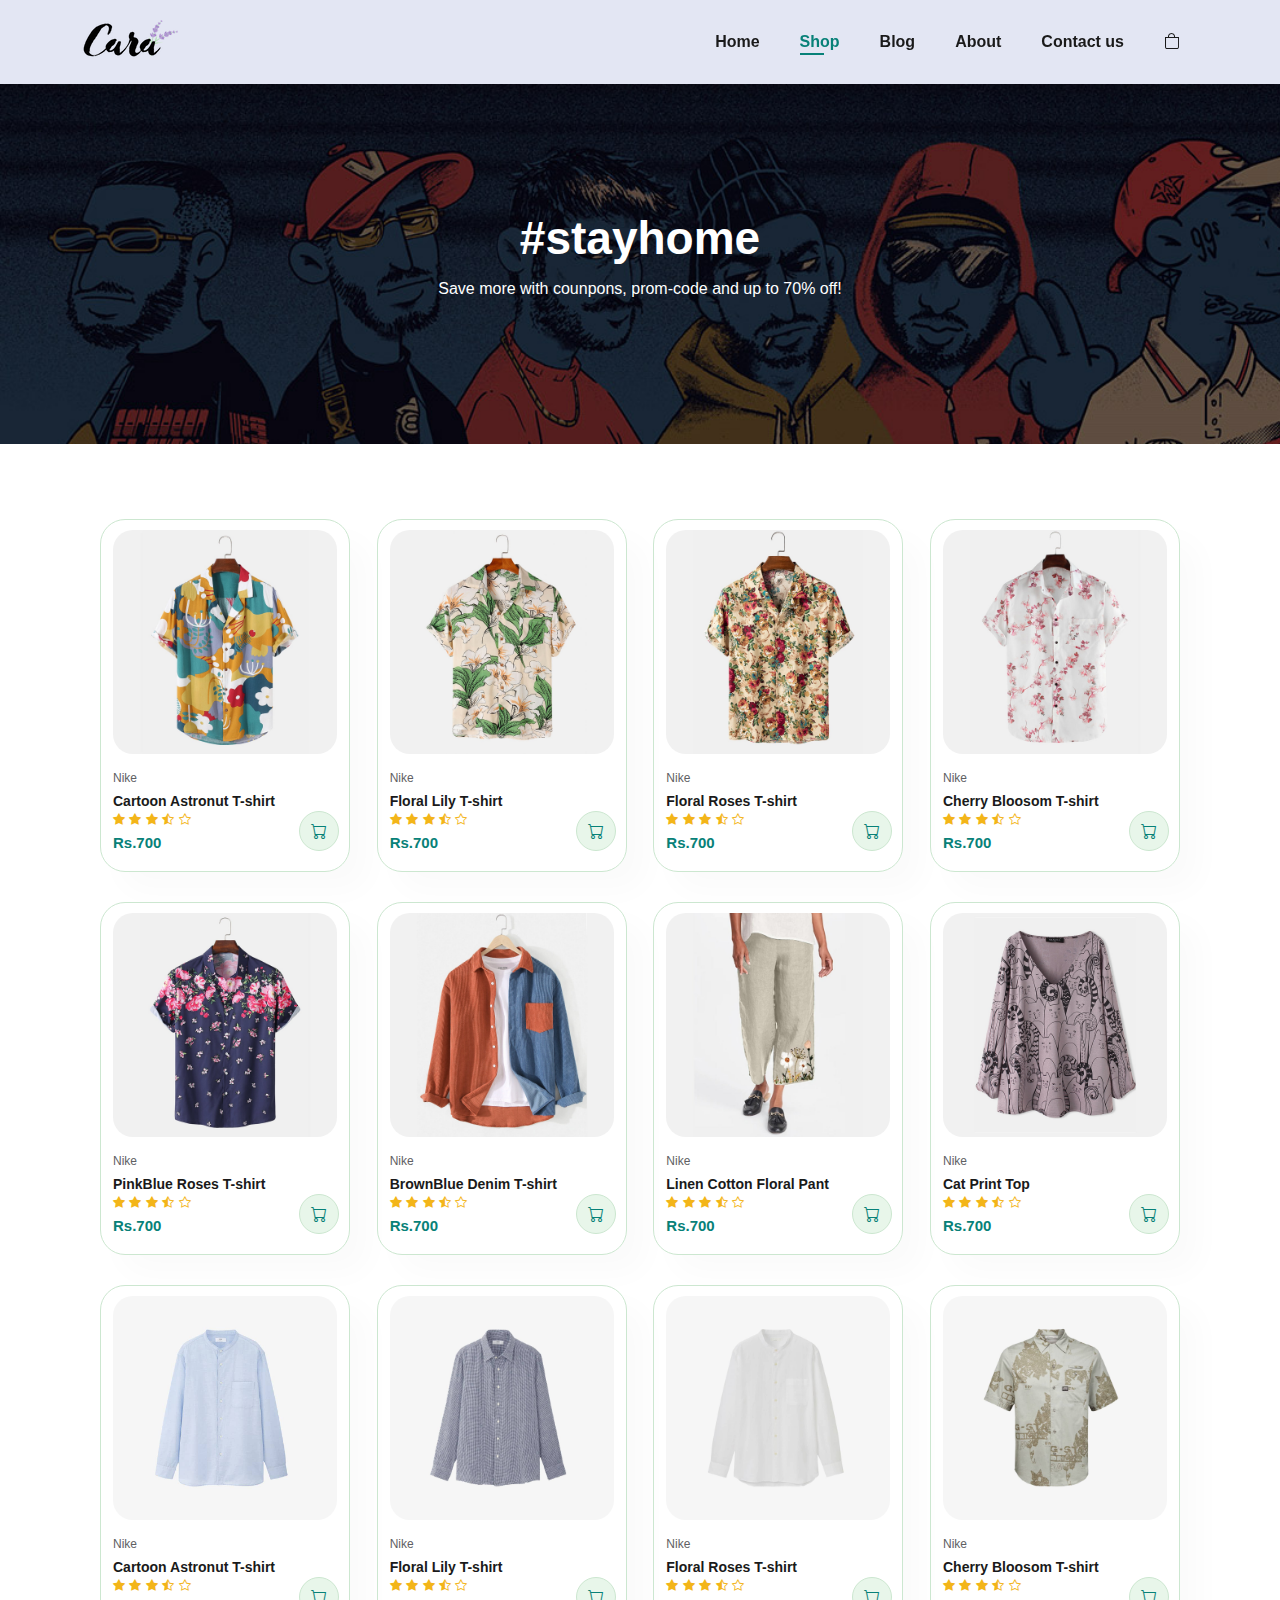
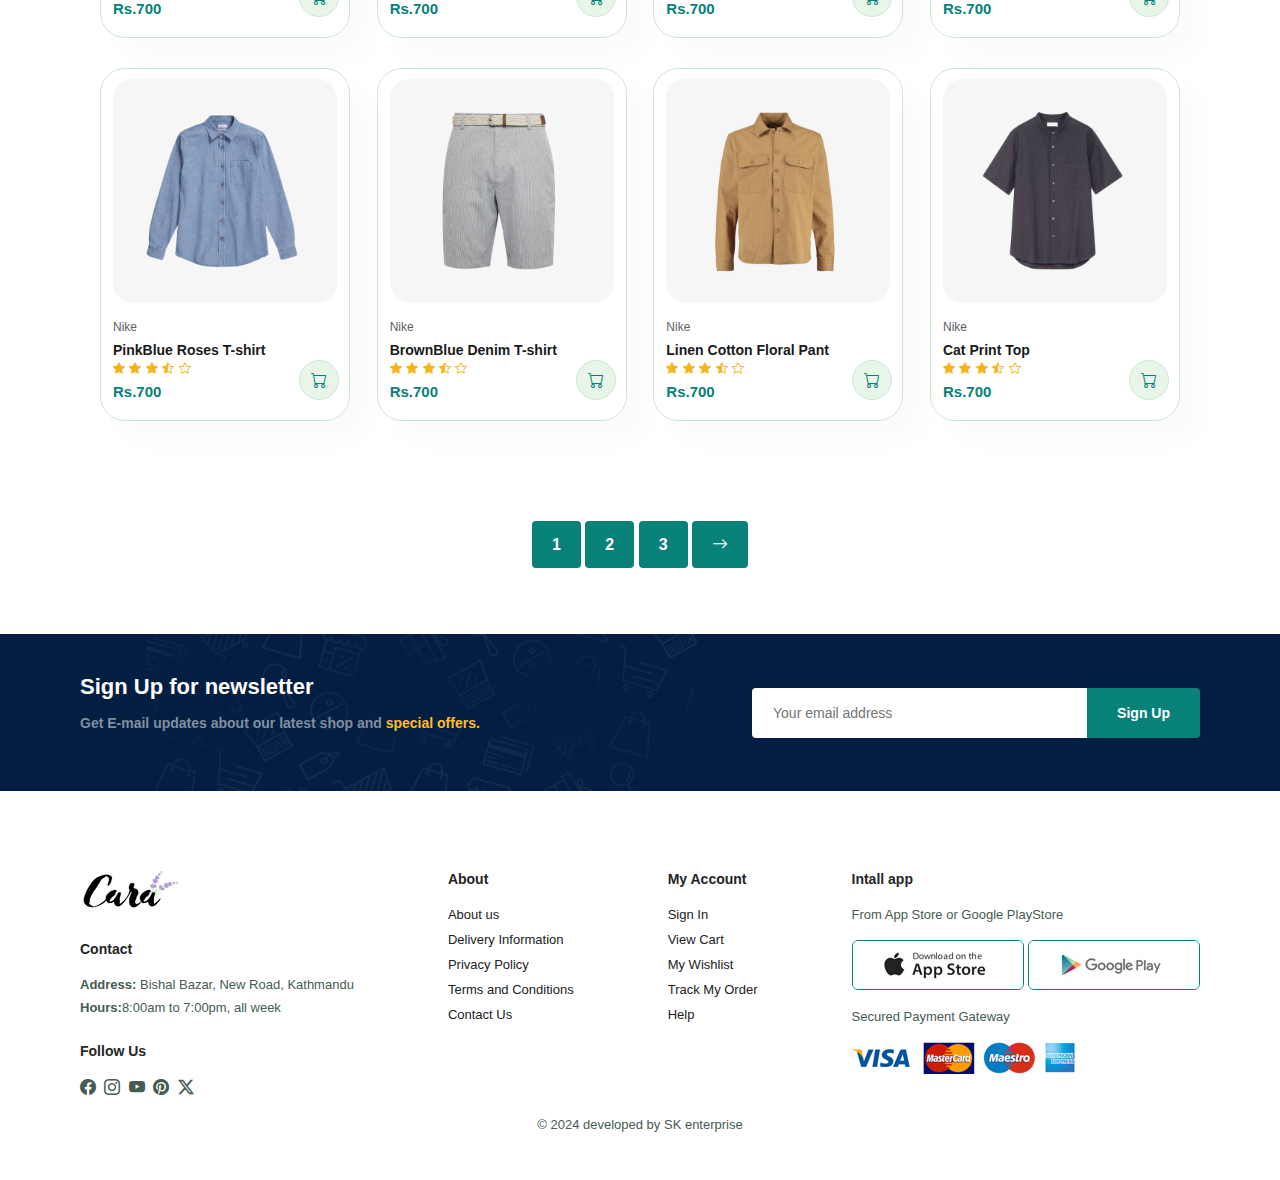
<file: shop.html>
<!DOCTYPE html>
<html lang="en">
<head>
    <meta charset="UTF-8">
    <meta name="viewport" content="width=device-width, initial-scale=1.0">
    <title>E-commerce</title>
    <link rel="stylesheet" href="styles.css">
    <link rel="stylesheet" href="https://cdn.jsdelivr.net/npm/bootstrap-icons@1.11.3/font/bootstrap-icons.min.css">
</head>
<body>
    <section id="header">
        <a href="#"><img src="img/logo.png" class="logo" alt="company logo"></a>

        <div>
            <ul id="navbar">
                <li><a  href="index.html">Home</a></li>
                <li><a  class="active" href="shop.html">Shop</a></li>
                <li><a  href="blog.html">Blog</a></li>
                <li><a  href="about.html">About</a></li>
                <li><a  href="contact.html">Contact us</a></li>
                <li id="lg-bag"><a  href="cart.html"><i class="bi bi-bag"></i></a></li>
                <a href="#" id="close"> <i class="bi bi-x"></i></a>
            </ul>
            </ul>                
        </div>
        <div id="mobile">
            <i class="bi bi-bag"></i>
            <i id="bar" class="bi bi-list"></i>
            
        </div>
    </section>

    <section id="page-header">
        <h2>#stayhome</h2>
        <p>Save more with counpons, prom-code and up to 70% off! </p>
    </section>

    <section id="product1" class="section_p1">
        <div class="pro-container">
            <div class="pro" onclick="window.location.href='sproduct.html'">
                <img src="img/products/f1.jpg" alt="">
                <div class="des">
                    <span>Nike</span> 
                    <h5>Cartoon Astronut T-shirt</h5>
                    <div class="star">
                        <i class="bi bi-star-fill"></i>
                        <i class="bi bi-star-fill"></i>
                        <i class="bi bi-star-fill"></i>
                        <i class="bi bi-star-half"></i>
                        <i class="bi bi-star"></i>
                    </div>
                    <h4>Rs.700</h4> 
                </div>
                <a href="#"><i class="bi bi-cart cart"></i></a>
            </div>
            <div class="pro" onclick="window.location.href='sproduct.html'">
                <img src="img/products/f2.jpg" alt="">
                <div class="des">
                    <span>Nike</span>
                    <h5>Floral Lily T-shirt</h5>
                    <div class="star">
                        <i class="bi bi-star-fill"></i>
                        <i class="bi bi-star-fill"></i>
                        <i class="bi bi-star-fill"></i>
                        <i class="bi bi-star-half"></i>
                        <i class="bi bi-star"></i>
                    </div>
                    <h4>Rs.700</h4>
                </div>
                <a href="#"><i class="bi bi-cart cart"></i></a>
            </div>
            <div class="pro">
                <img src="img/products/f3.jpg" alt="">
                <div class="des">
                    <span>Nike</span>
                    <h5>Floral Roses T-shirt</h5>
                    <div class="star">
                        <i class="bi bi-star-fill"></i>
                        <i class="bi bi-star-fill"></i>
                        <i class="bi bi-star-fill"></i>
                        <i class="bi bi-star-half"></i>
                        <i class="bi bi-star"></i>
                    </div>
                    <h4>Rs.700</h4>
                </div>
                <a href="#"><i class="bi bi-cart cart"></i></a>
            </div>
            <div class="pro">
                <img src="img/products/f4.jpg" alt="">
                <div class="des">
                    <span>Nike</span>
                    <h5>Cherry Bloosom T-shirt</h5>
                    <div class="star">
                        <i class="bi bi-star-fill"></i>
                        <i class="bi bi-star-fill"></i>
                        <i class="bi bi-star-fill"></i>
                        <i class="bi bi-star-half"></i>
                        <i class="bi bi-star"></i>
                    </div>
                    <h4>Rs.700</h4>
                </div>
                <a href="#"><i class="bi bi-cart cart"></i></a>
            </div>
            <div class="pro">
                <img src="img/products/f5.jpg" alt="">
                <div class="des">
                    <span>Nike</span>
                    <h5>PinkBlue Roses T-shirt</h5>
                    <div class="star">
                        <i class="bi bi-star-fill"></i>
                        <i class="bi bi-star-fill"></i>
                        <i class="bi bi-star-fill"></i>
                        <i class="bi bi-star-half"></i>
                        <i class="bi bi-star"></i>
                    </div>
                    <h4>Rs.700</h4>
                </div>
                <a href="#"><i class="bi bi-cart cart"></i></a>
            </div>
            <div class="pro">
                <img src="img/products/f6.jpg" alt="">
                <div class="des">
                    <span>Nike</span>
                    <h5>BrownBlue Denim T-shirt</h5>
                    <div class="star">
                        <i class="bi bi-star-fill"></i>
                        <i class="bi bi-star-fill"></i>
                        <i class="bi bi-star-fill"></i>
                        <i class="bi bi-star-half"></i>
                        <i class="bi bi-star"></i>
                    </div>
                    <h4>Rs.700</h4>
                </div>
                <a href="#"><i class="bi bi-cart cart"></i></a>
            </div>
            <div class="pro">
                <img src="img/products/f7.jpg" alt="">
                <div class="des">
                    <span>Nike</span>
                    <h5>Linen Cotton Floral Pant</h5>
                    <div class="star">
                        <i class="bi bi-star-fill"></i>
                        <i class="bi bi-star-fill"></i>
                        <i class="bi bi-star-fill"></i>
                        <i class="bi bi-star-half"></i>
                        <i class="bi bi-star"></i>
                    </div>
                    <h4>Rs.700</h4>
                </div>
                <a href="#"><i class="bi bi-cart cart"></i></a>
            </div>
            <div class="pro">
                <img src="img/products/f8.jpg" alt="">
                <div class="des">
                    <span>Nike</span>
                    <h5>Cat Print Top</h5>
                    <div class="star">
                        <i class="bi bi-star-fill"></i>
                        <i class="bi bi-star-fill"></i>
                        <i class="bi bi-star-fill"></i>
                        <i class="bi bi-star-half"></i>
                        <i class="bi bi-star"></i>
                    </div>
                    <h4>Rs.700</h4>
                </div>
                <a href="#"><i class="bi bi-cart cart"></i></a>
            </div>

            <div class="pro">
                <img src="img/products/n1.jpg" alt="">
                <div class="des">
                    <span>Nike</span>
                    <h5>Cartoon Astronut T-shirt</h5>
                    <div class="star">
                        <i class="bi bi-star-fill"></i>
                        <i class="bi bi-star-fill"></i>
                        <i class="bi bi-star-fill"></i>
                        <i class="bi bi-star-half"></i>
                        <i class="bi bi-star"></i>
                    </div>
                    <h4>Rs.700</h4>
                </div>
                <a href="#"><i class="bi bi-cart cart"></i></a>
            </div>
            <div class="pro">
                <img src="img/products/n2.jpg" alt="">
                <div class="des">
                    <span>Nike</span>
                    <h5>Floral Lily T-shirt</h5>
                    <div class="star">
                        <i class="bi bi-star-fill"></i>
                        <i class="bi bi-star-fill"></i>
                        <i class="bi bi-star-fill"></i>
                        <i class="bi bi-star-half"></i>
                        <i class="bi bi-star"></i>
                    </div>
                    <h4>Rs.700</h4>
                </div>
                <a href="#"><i class="bi bi-cart cart"></i></a>
            </div>
            <div class="pro">
                <img src="img/products/n3.jpg" alt="">
                <div class="des">
                    <span>Nike</span>
                    <h5>Floral Roses T-shirt</h5>
                    <div class="star">
                        <i class="bi bi-star-fill"></i>
                        <i class="bi bi-star-fill"></i>
                        <i class="bi bi-star-fill"></i>
                        <i class="bi bi-star-half"></i>
                        <i class="bi bi-star"></i>
                    </div>
                    <h4>Rs.700</h4>
                </div>
                <a href="#"><i class="bi bi-cart cart"></i></a>
            </div>
            <div class="pro">
                <img src="img/products/n4.jpg" alt="">
                <div class="des">
                    <span>Nike</span>
                    <h5>Cherry Bloosom T-shirt</h5>
                    <div class="star">
                        <i class="bi bi-star-fill"></i>
                        <i class="bi bi-star-fill"></i>
                        <i class="bi bi-star-fill"></i>
                        <i class="bi bi-star-half"></i>
                        <i class="bi bi-star"></i>
                    </div>
                    <h4>Rs.700</h4>
                </div>
                <a href="#"><i class="bi bi-cart cart"></i></a>
            </div>
            <div class="pro">
                <img src="img/products/n5.jpg" alt="">
                <div class="des">
                    <span>Nike</span>
                    <h5>PinkBlue Roses T-shirt</h5>
                    <div class="star">
                        <i class="bi bi-star-fill"></i>
                        <i class="bi bi-star-fill"></i>
                        <i class="bi bi-star-fill"></i>
                        <i class="bi bi-star-half"></i>
                        <i class="bi bi-star"></i>
                    </div>
                    <h4>Rs.700</h4>
                </div>
                <a href="#"><i class="bi bi-cart cart"></i></a>
            </div>
            <div class="pro">
                <img src="img/products/n6.jpg" alt="">
                <div class="des">
                    <span>Nike</span>
                    <h5>BrownBlue Denim T-shirt</h5>
                    <div class="star">
                        <i class="bi bi-star-fill"></i>
                        <i class="bi bi-star-fill"></i>
                        <i class="bi bi-star-fill"></i>
                        <i class="bi bi-star-half"></i>
                        <i class="bi bi-star"></i>
                    </div>
                    <h4>Rs.700</h4>
                </div>
                <a href="#"><i class="bi bi-cart cart"></i></a>
            </div>
            <div class="pro">
                <img src="img/products/n7.jpg" alt="">
                <div class="des">
                    <span>Nike</span>
                    <h5>Linen Cotton Floral Pant</h5>
                    <div class="star">
                        <i class="bi bi-star-fill"></i>
                        <i class="bi bi-star-fill"></i>
                        <i class="bi bi-star-fill"></i>
                        <i class="bi bi-star-half"></i>
                        <i class="bi bi-star"></i>
                    </div>
                    <h4>Rs.700</h4>
                </div>
                <a href="#"><i class="bi bi-cart cart"></i></a>
            </div>
            <div class="pro">
                <img src="img/products/n8.jpg" alt="">
                <div class="des">
                    <span>Nike</span>
                    <h5>Cat Print Top</h5>
                    <div class="star">
                        <i class="bi bi-star-fill"></i>
                        <i class="bi bi-star-fill"></i>
                        <i class="bi bi-star-fill"></i>
                        <i class="bi bi-star-half"></i>
                        <i class="bi bi-star"></i>
                    </div>
                    <h4>Rs.700</h4>
                </div>
                <a href="#"><i class="bi bi-cart cart"></i></a>
            </div>
        </div>
    </section>

    <section id="pagination" class="section_p1">
        <a href="#">1</a>
        <a href="#">2</a>
        <a href="#">3</a>
        <a href="#"><i class="bi bi-arrow-right"></i></a>
    </section>

    <section id="newsletter" class="section_p1 section_m1">
        <div class="newstext">
            <h4>Sign Up for newsletter</h4>
            <p>Get E-mail updates about our latest shop and <span>special offers.</span></p>
        </div>
        <div class="form">
            <input type="text" placeholder="Your email address">
            <button class="normal">Sign Up</button>
        </div>
    </section>

    <footer class="section_p1">
        <div class="col">
            <img class="logo" src="img/logo.png" alt="">
            <h4>Contact</h4>
            <p><strong>Address:</strong> Bishal Bazar, New Road, Kathmandu</p>
            <p><strong>Hours:</strong>8:00am to 7:00pm, all week</p>
            <div class="follow">
                <h4>Follow Us</h4>
                <div class="icon">
                    <i class="bi bi-facebook"></i>
                    <i class="bi bi-instagram"></i>
                    <i class="bi bi-youtube"></i>
                    <i class="bi bi-pinterest"></i>
                    <i class="bi bi-twitter-x"></i>
                </div>
            </div>
        </div>
        <div class="col">
            <h4>About</h4>
            <a href="#">About us</a>
            <a href="#">Delivery Information</a>
            <a href="#">Privacy Policy</a>
            <a href="#">Terms and Conditions</a>
            <a href="#">Contact Us</a>
        </div>
        <div class="col">
            <h4>My Account</h4>
            <a href="#">Sign In</a>
            <a href="#">View Cart</a>
            <a href="#">My Wishlist</a>
            <a href="#">Track My Order</a>
            <a href="#">Help</a>
        </div>

        <div class="col install">
            <h4>Intall app</h4>
            <p>From App Store or Google PlayStore</p>
            <div class="row">
                <img src="img/pay/app.jpg" alt="">
                <img src="img/pay/play.jpg" alt="">
            </div>
            <p>Secured Payment Gateway</p>
            <img src="img/pay/pay.png" alt="">
        </div>

        <div class="copyright">
            <p>&copy; 2024 developed by SK enterprise
            </p> 
        </div>
    </footer>
    <script src="https://cdn.jsdelivr.net/npm/bootstrap@5.3.3/dist/js/bootstrap.bundle.min.js"></script>
    <script src="script.js"></script>
</body>
</html>
</file>
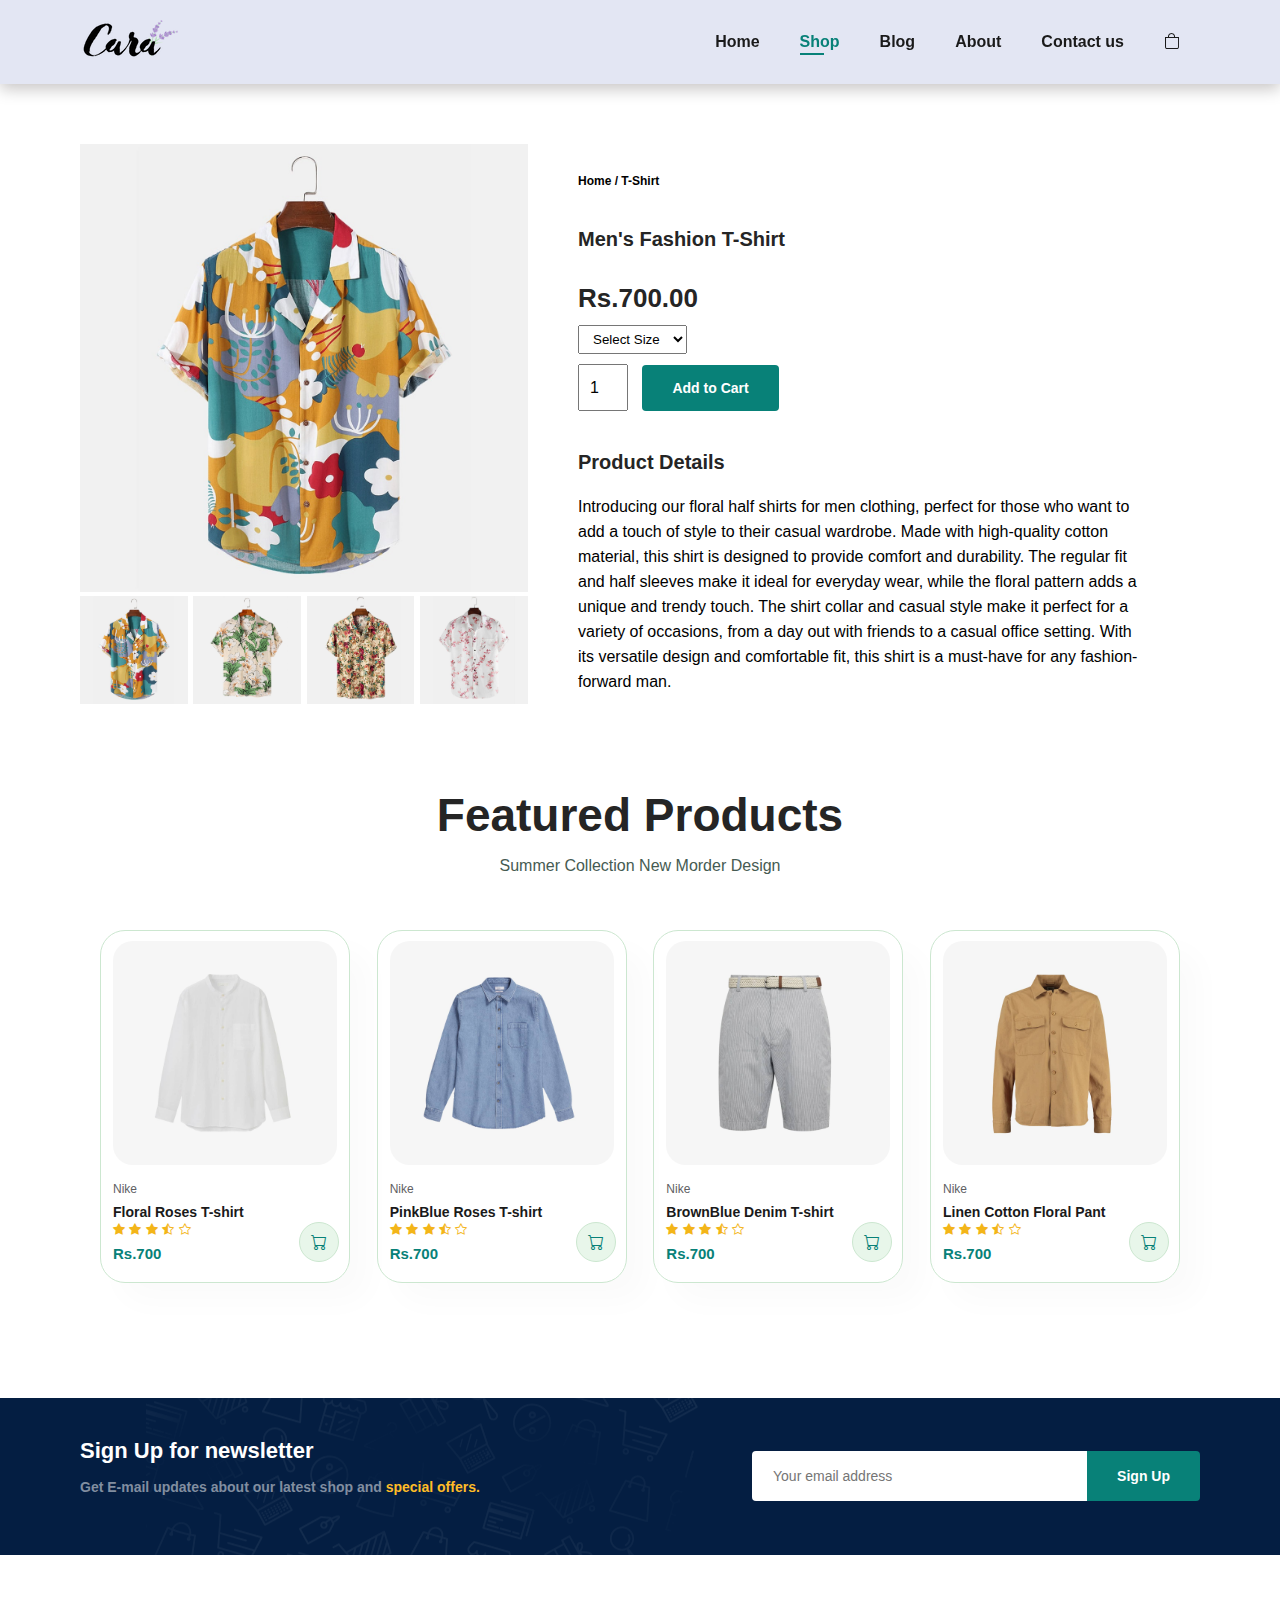
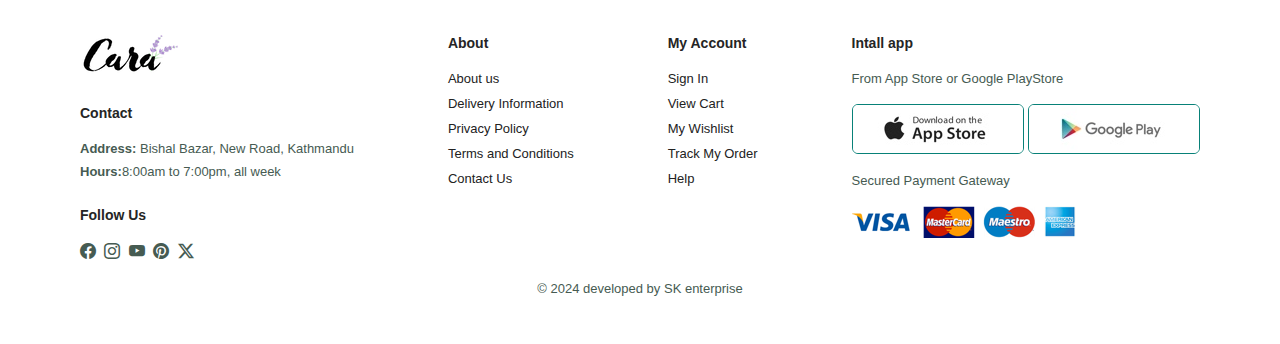
<file: sproduct.html>
<!DOCTYPE html>
<html lang="en">
<head>
    <meta charset="UTF-8">
    <meta name="viewport" content="width=device-width, initial-scale=1.0">
    <title>E-commerce</title>
    <link rel="stylesheet" href="styles.css">
    <link rel="stylesheet" href="https://cdn.jsdelivr.net/npm/bootstrap-icons@1.11.3/font/bootstrap-icons.min.css">
</head>
<body>
    <section id="header">
        <a href="#"><img src="img/logo.png" class="logo" alt="company logo"></a>

        <div>
            <ul id="navbar">
                <li><a  href="index.html">Home</a></li>
                <li><a  class="active" href="shop.html">Shop</a></li>
                <li><a  href="blog.html">Blog</a></li>
                <li><a  href="about.html">About</a></li>
                <li><a  href="contact.html">Contact us</a></li>
                <li id="lg-bag"><a  href="cart.html"><i class="bi bi-bag"></i></a></li>
                <a href="#" id="close"> <i class="bi bi-x"></i></a>
            </ul>
            </ul>                
        </div>
        <div id="mobile">
            <i class="bi bi-bag"></i>
            <i id="bar" class="bi bi-list"></i>
            
        </div>
    </section>

    <section id="prodetails" class="section_p1">
        <div class="single-pro-image">
            <img src="img/products/f1.jpg" width="100%" id="mainimg" alt="">
            <div class="small-img-group">
                <div class="small-img-col">
                    <img src="img/products/f1.jpg" width="100%" class="small-img" alt="">
                </div>
                <div class="small-img-col">
                    <img src="img/products/f2.jpg" width="100%" class="small-img" alt="">
                </div>
                <div class="small-img-col">
                    <img src="img/products/f3.jpg" width="100%" class="small-img" alt="">
                </div>
                <div class="small-img-col">
                    <img src="img/products/f4.jpg" width="100%" class="small-img" alt="">
                </div>
            </div>
        </div>
        <div class="single-pro-details">
            <h6>Home / T-Shirt</h6>
            <h4>Men's Fashion T-Shirt</h4>
            <h2>Rs.700.00</h2>
            <select>
                <option>Select Size</option>
                <option>XXL</option>
                <option>XL</option>
                <option>M</option>
                <option>S</option>
                <option>XS</option>
            </select>
            <input type="number" value="1">
            <button class="normal">Add to Cart</button>
            <h4>Product Details</h4>
            <span>Introducing our floral half shirts for men clothing, perfect for those who want to add a touch of style to their casual wardrobe. Made with high-quality cotton material, this shirt is designed to provide comfort and durability. The regular fit and half sleeves make it ideal for everyday wear, while the floral pattern adds a unique and trendy touch. The shirt collar and casual style make it perfect for a variety of occasions, from a day out with friends to a casual office setting. With its versatile design and comfortable fit, this shirt is a must-have for any fashion-forward man.</span>
        </div>
    </section>

    <section id="product1" class="section_p1">
        <h2>Featured Products</h2>
        <p>Summer Collection New Morder Design</p>
        <div class="pro-container">

            <div class="pro">
                <img src="img/products/n3.jpg" alt="">
                <div class="des">
                    <span>Nike</span>
                    <h5>Floral Roses T-shirt</h5>
                    <div class="star">
                        <i class="bi bi-star-fill"></i>
                        <i class="bi bi-star-fill"></i>
                        <i class="bi bi-star-fill"></i>
                        <i class="bi bi-star-half"></i>
                        <i class="bi bi-star"></i>
                    </div>
                    <h4>Rs.700</h4>
                </div>
                <a href="#"><i class="bi bi-cart cart"></i></a>
            </div>
            <div class="pro">
                <img src="img/products/n5.jpg" alt="">
                <div class="des">
                    <span>Nike</span>
                    <h5>PinkBlue Roses T-shirt</h5>
                    <div class="star">
                        <i class="bi bi-star-fill"></i>
                        <i class="bi bi-star-fill"></i>
                        <i class="bi bi-star-fill"></i>
                        <i class="bi bi-star-half"></i>
                        <i class="bi bi-star"></i>
                    </div>
                    <h4>Rs.700</h4>
                </div>
                <a href="#"><i class="bi bi-cart cart"></i></a>
            </div>
            <div class="pro">
                <img src="img/products/n6.jpg" alt="">
                <div class="des">
                    <span>Nike</span>
                    <h5>BrownBlue Denim T-shirt</h5>
                    <div class="star">
                        <i class="bi bi-star-fill"></i>
                        <i class="bi bi-star-fill"></i>
                        <i class="bi bi-star-fill"></i>
                        <i class="bi bi-star-half"></i>
                        <i class="bi bi-star"></i>
                    </div>
                    <h4>Rs.700</h4>
                </div>
                <a href="#"><i class="bi bi-cart cart"></i></a>
            </div>
            <div class="pro">
                <img src="img/products/n7.jpg" alt="">
                <div class="des">
                    <span>Nike</span>
                    <h5>Linen Cotton Floral Pant</h5>
                    <div class="star">
                        <i class="bi bi-star-fill"></i>
                        <i class="bi bi-star-fill"></i>
                        <i class="bi bi-star-fill"></i>
                        <i class="bi bi-star-half"></i>
                        <i class="bi bi-star"></i>
                    </div>
                    <h4>Rs.700</h4>
                </div>
                <a href="#"><i class="bi bi-cart cart"></i></a>
            </div>
        </div>
    </section>
    <section id="newsletter" class="section_p1 section_m1">
        <div class="newstext">
            <h4>Sign Up for newsletter</h4>
            <p>Get E-mail updates about our latest shop and <span>special offers.</span></p>
        </div>
        <div class="form">
            <input type="text" placeholder="Your email address">
            <button class="normal">Sign Up</button>
        </div>
    </section>

    <footer class="section_p1">
        <div class="col">
            <img class="logo" src="img/logo.png" alt="">
            <h4>Contact</h4>
            <p><strong>Address:</strong> Bishal Bazar, New Road, Kathmandu</p>
            <p><strong>Hours:</strong>8:00am to 7:00pm, all week</p>
            <div class="follow">
                <h4>Follow Us</h4>
                <div class="icon">
                    <i class="bi bi-facebook"></i>
                    <i class="bi bi-instagram"></i>
                    <i class="bi bi-youtube"></i>
                    <i class="bi bi-pinterest"></i>
                    <i class="bi bi-twitter-x"></i>
                </div>
            </div>
        </div>
        <div class="col">
            <h4>About</h4>
            <a href="#">About us</a>
            <a href="#">Delivery Information</a>
            <a href="#">Privacy Policy</a>
            <a href="#">Terms and Conditions</a>
            <a href="#">Contact Us</a>
        </div>
        <div class="col">
            <h4>My Account</h4>
            <a href="#">Sign In</a>
            <a href="#">View Cart</a>
            <a href="#">My Wishlist</a>
            <a href="#">Track My Order</a>
            <a href="#">Help</a>
        </div>

        <div class="col install">
            <h4>Intall app</h4>
            <p>From App Store or Google PlayStore</p>
            <div class="row">
                <img src="img/pay/app.jpg" alt="">
                <img src="img/pay/play.jpg" alt="">
            </div>
            <p>Secured Payment Gateway</p>
            <img src="img/pay/pay.png" alt="">
        </div>

        <div class="copyright">
            <p>&copy; 2024 developed by SK enterprise
            </p> 
        </div>
    </footer>


    <script src="https://cdn.jsdelivr.net/npm/bootstrap@5.3.3/dist/js/bootstrap.bundle.min.js"></script>
    <script src="script.js"></script>
</body>
</html>
</file>
<file: styles.css>
*{
    margin: 0;
    padding: 0;
    box-sizing: border-box;
    font-family: Arial, Helvetica, sans-serif;
}

h1{
    font-size: 60px;
    line-height: 64px;
    color: #252525 ;
}

h2{
    font-size: 46px;
    line-height: 54px;
    color: #252525 ;
}
h4{
    font-size: 20px;
    color:#252525;
}
h6{
    font-weight: 700;
    font-size: 12px;
}
p{
    font-size: 16px;
    color: #465b52;
    margin: 15px 0 20px 0;
}
.section_p1{
    padding: 40px 80px;
}
.section_m1{
    margin: 40px 0;
}
button.normal{
    font-size: 14px;
    font-weight: 600;
    padding: 15px 30px;
    color: #000;
    background-color: #fff;
    border-radius: 4px;
    cursor: pointer;
    border: none;
    outline: none;
    transition: 0.2s;
}

button.white{
    font-size: 13px;
    font-weight: 600;
    padding: 11px 18px;
    color: #fff;
    background-color: transparent;
    border-radius: 4px;
    cursor: pointer;
    border: 1px solid #fff;
    outline: none;
    transition: 0.2s;
}

body{
    width:100%;
}
#header{
    display: flex;
    align-items: center;
    justify-content: space-between;
    padding:20px 80px;
    background: #e3e6f3;
    box-shadow: 0 5px 15px rgba(11, 0, 0, 0.231);
    z-index: 999;
    position:sticky;
    top: 0;
    left: 0;
}

#navbar{
    display: flex;
    align-items: center;
    justify-content: center;
}
#navbar li{
    list-style: none;
    padding: 0 20px;
    position: relative;
}
#navbar li a{
    text-decoration: none;
    font-size: 16px;
    font-weight: 600;
    color: #1a1a1a;
    transition: 0.4s ease;
}
#navbar li a:hover,
#navbar li a.active{
    color: #088178;
}
#navbar li a.active::after,
#navbar li a:hover::after{
    content:"";
    width: 30%;
    height: 2px;
    background: #088178;
    position: absolute;
    bottom: -4px;
    left: 20px;
}
#mobile{
    display: none;
    align-items: center;
}
#close{
    display: none;
}

/* heropage */
#hero{
    background-image:url("img/hero4.png") ;
    height: 90vh;
    width: 100%;
    background-size: cover ;
    background-position: top 25% right 0%;
    padding: 0 80px;
    display: flex;
    flex-direction: column;
    align-items: flex-start;
    justify-content: center;
}
#hero h4{
    padding-bottom: 15px; 
}

#hero h1{
    color: #088178;
}
#hero button{
    background-image: url("img/button.png");
    background-color: transparent;
    color: #088178;
    border:0 ;
    padding: 14px 80px 14px 65px;
    background-repeat: no-repeat;
    cursor: pointer;
    font-weight: 700;
    font-size: 15px;

}
#feature{
    display: flex;
    align-items: center;
    justify-content: space-between;
    flex-wrap: wrap;
}

#feature .fe-box{
    width: 180px;
    text-align: center;
    padding:25px 25px;
    box-shadow: 20px 20px 34px rgba(0, 0, 0, 0.03);
    border: 1px solid #cce7d0;
    border-radius: 5px;
    margin: 15px 0;
}
#feature .fe-box:hover{
    box-shadow: 10px 10px 54px rgba(70, 62, 221, 0.1);    
}
#feature .fe-box img{
    width: 100%;
    margin-bottom: 10px;
}
#feature .fe-box h6{
    display: inline-block;
    padding: 9px 8px 6px 8px ;
    line-height: 1;
    border-radius: 4px;
    color: #088178;
    background-color: #fddde4;
}
#feature .fe-box:nth-child(2) h6{
    background-color:#cdebbc ;
}
#feature .fe-box:nth-child(3) h6{
    background-color:#d1e8f2 ;
}
#feature .fe-box:nth-child(4) h6{
    background-color:#cdd4f8;
}
#feature .fe-box:nth-child(5) h6{
    background-color:#f6dbf6 ;
}
#feature .fe-box:nth-child(6) h6{
    background: color #fff2e5; ;
}
#product1{
    text-align: center;
}
#product1 .pro-container{
    display: flex ;
    justify-content: space-between;
    padding: 20px;
    flex-wrap: wrap;
}
#product1 .pro{
    width: 23%;
    min-width: 250px;
    padding: 10px 12px;
    border: 1px solid #cce7d0 ;
    border-radius: 25px ;
    cursor: pointer;
    box-shadow: 20px 20px 30px rgba(0, 0, 0, 0.02);
    margin: 15px 0;
    transition: 0.2s ease;
    position: relative;
}
#product1 .pro:hover{
    box-shadow: 20px 20px 30px rgba(0, 0, 0, 0.06);
}
#product1 .pro img{
    width: 100%;
    border-radius: 20px ;
}
#product1 .pro .des{
    text-align: start;
    padding: 10px 0;

}
#product1 .pro .des span{
    color: #606063;
    font-size: 12px;   
}
#product1 .pro .des h5{
    padding-top: 7px;
    color: #1a1a1a; 
    font-size: 14px;
}
#product1 .pro .des i{
    font-size: 12px;
    color:rgb(243, 181, 25);
}
#product1 .pro .des h4{
    padding-top: 7px;
    font-size: 15px;
    font-weight: 700;
    color: #088178;
}

#product1 .pro .cart{
    width: 40px;
    height: 40px;
    line-height: 40px; 
    border: 1px solid #cce7d0;
    border-radius: 50px;
    background-color: #e8f6ea;
    font-weight: 500;
    color: #088178;
    position:absolute;
    bottom: 20px;
    right: 10px;
} 

#banner{
    display: flex;
    flex-direction: column;
    justify-content: center;
    align-items: center;
    text-align: center;
    background-image: url("img/banner/b2.jpg");
    width: 100%;
    height: 40vh;
    background-size: cover;
    background-position: center;
}

#banner h4{
    color: #fff;
    font-size: 16px;
}

#banner h2{
    color: #fff;
    font-size: 30px;
    padding: 10px 0px;
}
#banner h2 span{
    color: #ef3636;
}
#banner button:hover{
    background-color: #088178;
    color: #fff;
}
#sm-banner{
    display: flex;
    justify-content: space-between;
    flex-wrap: wrap;
}
#sm-banner .banner-box{
    display: flex;
    flex-direction: column;
    justify-content: center;
    align-items: flex-start;
    background-image: url("img/banner/b17.jpg");
    min-width: 530px;
    height: 50vh;
    background-size: cover;
    background-position: center;
    padding: 30px;
}

#sm-banner .banner-box2{
    background-image: url("img/banner/b10.jpg");
}
#sm-banner h4{
    color: white;
    font-size: 20px;
    font-weight: 300;
}
#sm-banner h2{
    color: white;
    font-size: 28px;
    font-weight: 800;
}
#sm-banner span{
    color: white;
    font-size: 14px;
    font-weight: 500;
}
#sm-banner .banner-box:hover button{
   background: #088178; 
   border: 1px solid #088178;

}
#banner3 .banner-box{
    display: flex;
    flex-direction: column;
    justify-content: center;
    align-items: flex-start;
    background-image: url("img/banner/b7.jpg");
    min-width: 30%;
    height: 30vh;
    background-size: cover;
    background-position: center;
    padding: 20px;
    margin-bottom: 20px;
}
#banner3 .banner-box2{
    background-image: url("img/banner/b4.jpg")
}
#banner3 .banner-box3{
    background-image: url("img/banner/b18.jpg")
}
#banner3 h2{
    color: #fff;
    font-weight: 900;
    font-size: 22px;
}
#banner3 h3{
    color: #f14545;
    font-weight: 800;
    font-size: 15px;
}
#banner3{
    display: flex;
    justify-content: space-between;
    flex-wrap: wrap;
    padding: 0 80px;
}

#newsletter {
    display: flex;
    justify-content: space-between;
    flex-wrap: wrap;
    align-items: center;
    background-image: url("img/banner/b14.png");
    background-repeat: no-repeat;
    background-position: 20% 30%;
    background-color:#041e42;
}
#newsletter h4{
    font-size: 22px;
    font-weight: 700;
    color: #fff;
}
#newsletter p{
    font-size: 14px;
    font-weight: 600;
    color: #818ea0;
}
#newsletter p span{
    color: #ffbd27;
}
#newsletter .form{
    display: flex;
    width: 40%;

}
#newsletter input{
    height: 3.125rem;
    padding: 0 1.25rem;
    font-size: 14px;
    width: 100%;
    border: 1px solid transparent;
    border-radius: 4px;
    outline: none;
    border-top-right-radius: 0;
    border-bottom-right-radius: 0;
}
#newsletter button{
    background-color: #088178;
    color: #fff;
    white-space: nowrap;
    border-top-left-radius: 0;
    border-bottom-left-radius: 0;
}
footer{
    display: flex;
    justify-content: space-between;
    flex-wrap: wrap;
}
footer .col{
    display: flex;
    flex-direction: column;
    align-items: flex-start;
    margin-bottom: 20px;
}
footer .logo{
    margin-bottom: 30px;
}
footer h4{
    font-size: 14px;
    padding-bottom: 20px;   
}
footer p{
    font-size: 13px;
    margin: 0 0 8px 0; 
}
footer a{
    font-size: 13px;
    text-decoration: none;
    color: #222;
    margin-bottom: 10px; 
}
footer .follow{
   margin-top: 20px;
}
footer .follow i{
    color: #465b52;
    padding-right:4px ;
    cursor: pointer;
}

footer .install .row img{
    border: 1px solid #088178;
    border-radius: 6px;
}
footer .install img{
    margin: 10px 0 15px 0;
}
footer .follow i:hover,
footer a:hover{
    color: #088178;
}
footer .copyright{
    width: 100%;
    text-align: center;
}

/* shop page */
#page-header{
    background-image: url(img/banner/b1.jpg);
    width: 100%;
    height: 40vh;
    background-size: cover;
    display: flex;
    justify-content: center;
    text-align: center;
    flex-direction: column;
    padding: 14px;   
}

#page-header h2, #page-header p{
    color: #fff;
}

#pagination{
    text-align: center;

}
#pagination a{
    text-decoration: none;
    background-color: #088178;
    padding: 15px 20px;
    border-radius: 4px;
    color: #fff;
    font-weight: 600;
}
#pagination a i{
    font-size: 16px;
    font-weight: 600;
}
/* single product */

#prodetails{
    display: flex;
    margin-top: 20px;
}

#prodetails .single-pro-image{
    width: 40%;
    margin-right: 50px ;
}

.small-img-group{
    display: flex ;
    justify-content: space-between;
}
.small-img-col{
    flex-basis: 24% ;
    cursor: pointer;
}

#prodetails .single-pro-details{
    width: 50%;
    padding-top: 30px;
}
#prodetails .single-pro-details h4{
    padding: 40px 0 20px 0;
}
#prodetails .single-pro-details h2{
    font-size: 26px;
}
#prodetails .single-pro-details select{
    display: block;
    padding: 5px 10px;
    margin-bottom: 10px;
}
#prodetails .single-pro-details input{
    width: 50px;
    height: 47px;
    padding-left: 10px;
    font-size: 16px;
    margin-right:  10px; ;
}
#prodetails .single-pro-details button{
    background-color: #088178;
    color: #fff;
}
#prodetails .single-pro-details input:focus{
   outline: none;
}
#prodetails .single-pro-details span{
    line-height: 25px;
}

/* blog page */
#page-header.blog-header{
    background-image: url(img/banner/b19.jpg);
}
#blog{
    padding: 150px 150px 0 150px;
}
#blog .blog-box{
    display: flex;
    align-items: center;
    width: 100%;
    position: relative;
    padding-bottom: 90px;
}
#blog .blog-img{
    width: 50%;
    margin-right: 40px;
}
#blog img{
    width:100%;
    height:300px;
    object-fit: cover;
}
#blog .blog-details{
    width: 50%;
}
#blog .blog-details a{
    text-decoration: none;
    font-size: 11px;
    color: #000;
    font-weight: 700;
    position: relative;
    transition: 0.3s;
}
#blog .blog-details a::after{
    content: "";
    width: 50px;
    height: 1px;
    background-color: #000;
    position: absolute;
    top: 4px;
    right: -60px;
}
#blog .blog-details a:hover{
    color:#088178;
}
#blog .blog-details a:hover::after{
    color: #088178;
}

#blog .blog-box h1{
    position: absolute;
    top: -40px;
    left: 0;
    font-size: 70px;
    font-weight: 700;
    color: #757576;
    z-index: -9;
}
/* about page */
#page-header.about-header{
    background-image: url(img/about/banner.png);
}
#about-head{
    display: flex;
    align-items: center;
}
#about-head img{
    width: 50%;
    height: auto;
}
#about-head div{
    padding-left: 40px;
}
#about-app{
    text-align: center;
}
#about-app .video{
    width: 70%;
    height: 100%;
    margin: 30px auto 0 auto;
}
#about-app .video video{
    width: 100%;
    height: 100%;
    border-radius: 20px;
}
/* contact page */
#contact-details{
    display: flex;
    align-items: center;
    justify-content: space-between;
}
#contact-details .details{
    width: 40%;
}
#contact-details .details span,
#form-details form span{
    font-size: 12px;
}
#contact-details .details h2,
#form-details form h2{
     font-size: 26px;
     line-height: 35px;
     padding: 20px 0;
}
#contact-details .details h3{
    font-size: 16px;
    padding-bottom: 15px;
}
#contact-details .details li{
    list-style: none;
    display: flex;
    padding:10px 0 ;
}
#contact-details .details li i{
    font-size: 14px;
    padding-right: 22px;
}
#contact-details .details li p{
    font-size: 14px;
    margin: 0;
}
#contact-details .map{
    width: 55%;
    height: 400px;
}
#contact-details .map iframe{
    width: 100%;
    height: 100%;
}
#form-details{
    display: flex;
    justify-content: space-around;
    margin: 30px;
    padding: 80px;
    border: 1px solid #e1e1e1;
}
#form-details form{
    width: 65%;
    display: flex;
    flex-direction: column;
    align-items: flex-start;
}
#form-details form input,
#form-details form textarea{
    width: 100%;
    padding: 12px 15px;
    outline: none;
    margin-bottom: 20px;
    border: 1px solid #e1e1e1;
}
#form-details form button{
    background-color: #088178;
    color: #fff;
}
#form-details .people div{
    padding-bottom: 25px;  
    display: flex;
    align-items: flex-start; 
}
#form-details .people div img{
    width: 65px;
    height: 65px;
    object-fit: contain;
    margin-right: 15px;
}
#form-details .people div p{
    margin: 0 ;
    font-size: 13px;
    line-height:25px ;
}
#form-details .people div p span{
    display: block;
    font-size: 16px;
    font-weight: 600;
    color: #000;
}
/* cart page */
#cart{
    overflow-x: auto;
}
#cart table{
    width: 100%;
    border-collapse: collapse;
    table-layout: fixed;
    white-space: nowrap;
}

#cart table img{
    width: 70px;
}
#cart table td:nth-child(1){
    width: 100px;
    text-align: center;
}
#cart table td:nth-child(2){
    width: 150px;
    text-align: center;
}
#cart table td:nth-child(3){
    width: 250px;
    text-align: center;
}
#cart table td:nth-child(4),
#cart table td:nth-child(5),
#cart table td:nth-child(6){
    width: 150px;
    text-align: center;
}
#cart table td:nth-child(5) input{
    width: 70px;
    padding: 10px 5px 10px 15px;
}
#cart table thead{
    border: 1px solid #e0dbdb;
    border-left: none;
    border-right: none;
}
#cart table thead td{
    font-weight: 700;
    text-transform: uppercase;
    font-size: 13px;
    padding: 18px 0;
}
#cart table tbody tr td{
    padding-top: 15px;
}
#cart table tbody td{
    font-size: 13px;
}
#cart-add{
    display: flex;
    flex-wrap: wrap;
    justify-content: space-between;
}
#coupon{
    width: 50%;
    margin-bottom: 30px;
}
#coupon h3,
#subtotal h3{
    padding-bottom: 15px;
}
#coupon table{
    border-collapse: collapse;
}
#coupon input{
    padding: 10px 20px;
    outline: none;
    width: 60%;
    margin-right: 10px;
    border: 1px solid #e2e9e1;
}
#coupon button,
#subtotal button{
    background-color: #088178;
    color: #fff;
    padding: 12px 20px;
}

#subtotal{
    width: 50%;
    margin-bottom: 30px;
    border: 1px solid #e2e9e1;
    padding: 30px;
}
#subtotal table{
    border-collapse: collapse;
    width: 100%;
    margin-bottom: 20px;
}
#subtotal table td{
    width: 50%;
    border: 1px solid #e2e9e1;
    padding: 10px;
    font-size: 13px;
}

/* media Query */
@media (max-width:790px){
    .section_p1{
        padding: 40px;
    }
    #navbar{
        display: flex;
        flex-direction:column ;
        align-items: flex-start;
        justify-content: flex-start;
        position: fixed;
        top: 0;
        right: -300px;
        height: 100vh;
        width: 300px;
        background-color: #e3e6f3;
        box-shadow: 0 40px 60px rgba(0, 0, 0, 0.1) ;
        padding: 80px 0 0 10px;
        transition: 0.3s;
    }
    #navbar.active{
        right: 0px;
    }
    #navbar li{
        margin-bottom: 25px;
    }
    #mobile{
        display: flex;
        align-items: center;
    }
    #mobile i{
        color: #1a1a1a;
        font-size: 24px;
        padding-left: 20px;
    }
    #close{
        position: absolute;
        top: 30px;
        left: 30px ;
        color: #222;
        font-size: 30px;
        display: initial;
    }
    #lg-bag{
        display: none;
    }

    #hero {
        height: 70vh;
        background-position: top 30% right 30%;
        padding: 0 80px;
    }

    #feature {
        justify-content: center;
    }
    #feature .fe-box {
        margin: 15px;
    }
    #product1 .pro-container {
        justify-content: center;
        
    }
    #product1 .pro {
        margin: 15px;
    }
    #banner {
        height: 20vh;
    }
    #sm-banner .banner-box {
        min-width: 100%;
        height: 30vh;
        padding: 30px;
    }
    #banner3 {
        padding: 0 40px;
    }
    #banner3 .banner-box {
        width: 28%;
    }
    #newsletter .form {
        width: 70%;
    }

    /* contact us page */
    #form-details {
        padding: 40px;
    }
    #form-details form {
        width: 50%;
    }
}

@media(max-width: 477px){
    .section_p1 {
        padding: 20px;
    }
    #header {
        padding: 10px 30px;
    }
    #hero {
        background-position: 55%;
        padding: 0 20px;
    }
    h1 {
        font-size: 38px;
    }
    h2 {
        font-size: 32px;
    }
    #feature {
        justify-content: space-between;
    }
    #feature .fe-box {
        width: 155px;
        margin: 0 0 15px 0;
    }
    #product1 .pro {
        width: 100%;
    }
    #banner {
        height: 40vh;                     
    }
    #sm-banner .banner-box {
        height: 40vh;
    }
    #sm-banner .banner-box2 {
        margin-top: 20px;
    }
    #banner3 {
        padding: 0 20px;
    }
    #banner3 .banner-box {
        width: 100%;
    }
    #newsletter {
        padding: 40px 20px;
     }
    #newsletter .form {
        width: 100%;
    }
    footer .copyright {
        text-align: start;
    }
    /* single product */
    #prodetails {
        display: flex;
        flex-direction: column;
    } 
    #prodetails .single-pro-image {
        width: 100%;
        margin-right: 0px;
    }
    #prodetails .single-pro-details {
        width: 100%;
    }
    /* blog pg */
    #blog {
        padding: 100px 20px 0 20px;
    }
    #blog .blog-box {
        display: flex;
        flex-direction:column ;
        align-items: flex-start;
    }
    #blog .blog-img {
        width: 100%;
        margin-right: 0;
        margin-bottom: 30px;
    }
    #blog .blog-details {
        width: 100%;
    }

    /* about pg */
    #about-head {
        flex-direction: column;
    }
    #about-head img {
        width: 100%;
        margin-bottom: 20px;
    }
    #about-head div {
        padding-left: 0px;
    }
    #about-app .video {
        width: 100%;
    }
    /* contact pg */
    #contact-details {
        display: flex;
        flex-direction: column;
    }
    #contact-details .details {
        width: 100%;
        margin-bottom: 30px;
    }
    #contact-details .map {
        width: 100%;
    }
    #form-details {
        margin: 10px;
        padding: 30px 10px;
        flex-wrap: wrap;
    }
    #form-details form {
        width: 100%;
        margin-bottom: 30px;
    }
    /* cart pg */
    #cart-add {
        flex-direction: column;
    }
    #coupon {
        width: 100%;
    }
    #subtotal {
        width: 100%;
        padding: 20px ;
    }
}
</file>
